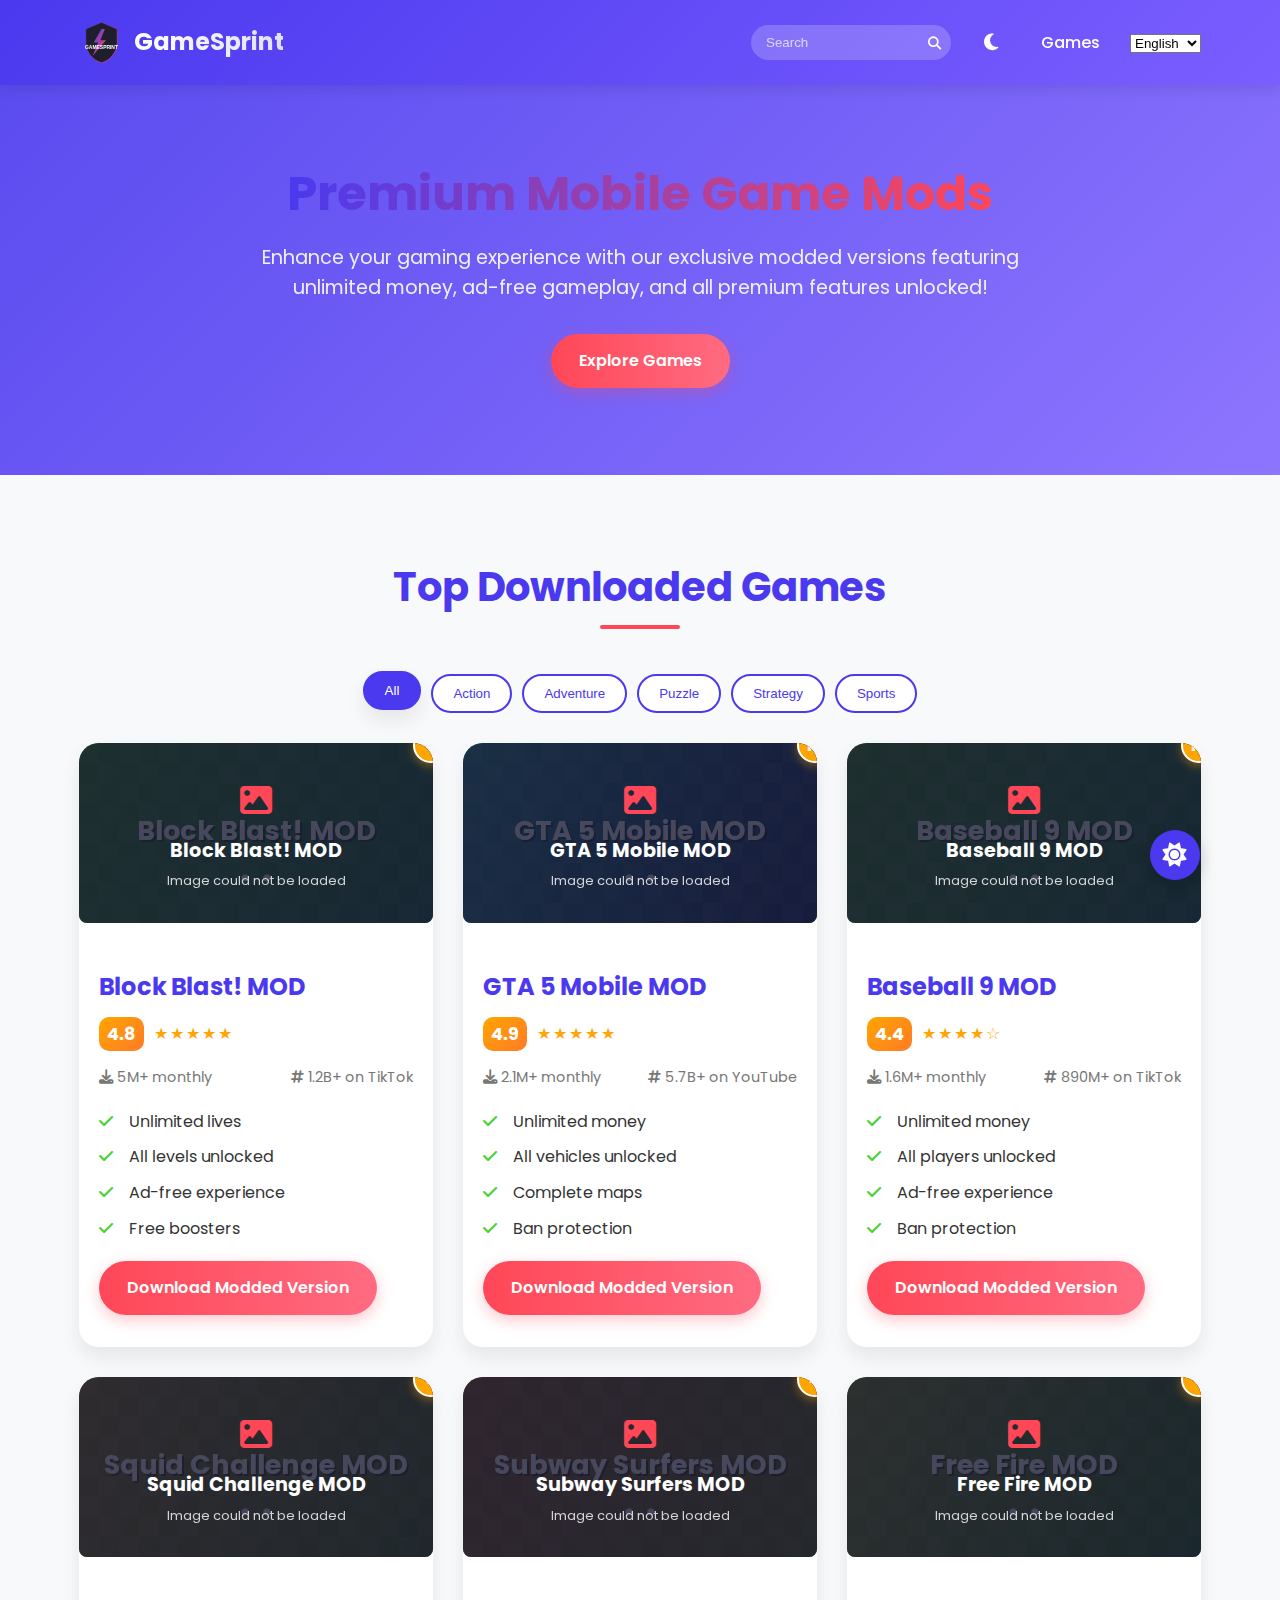
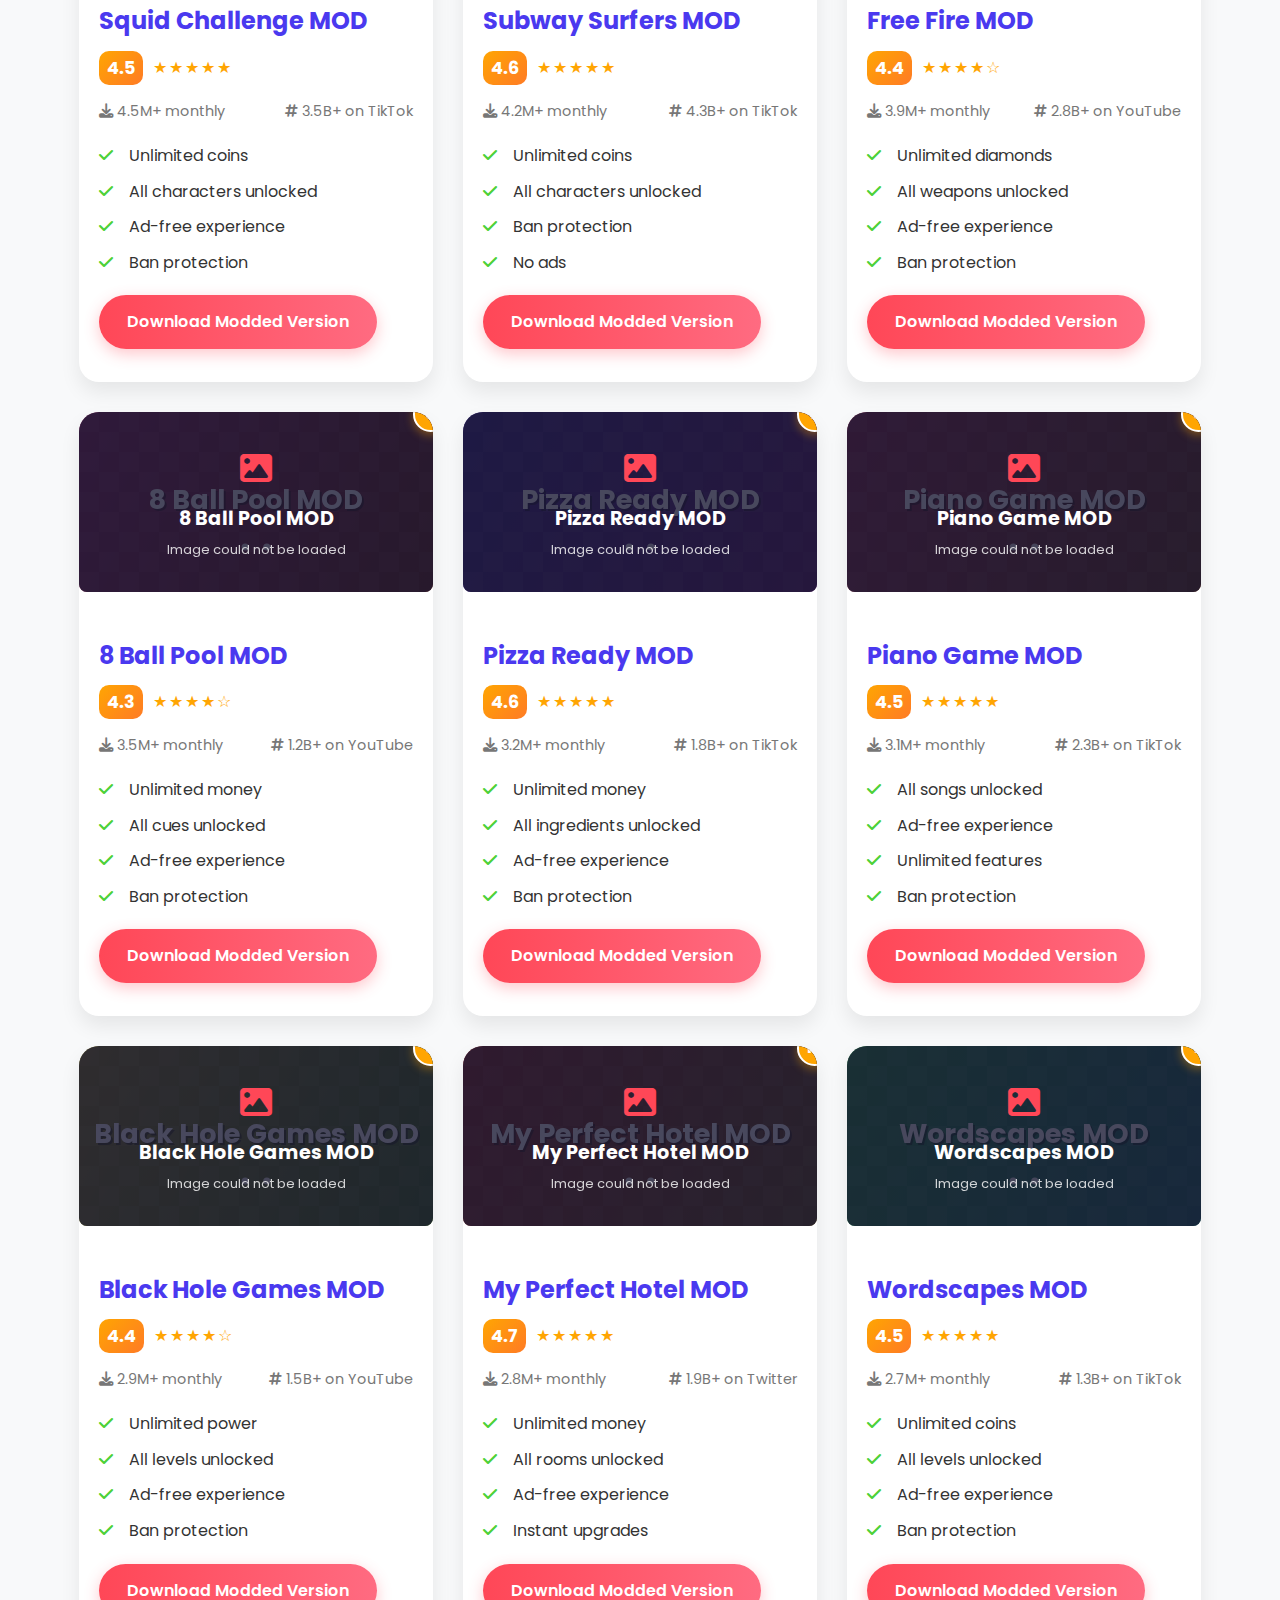
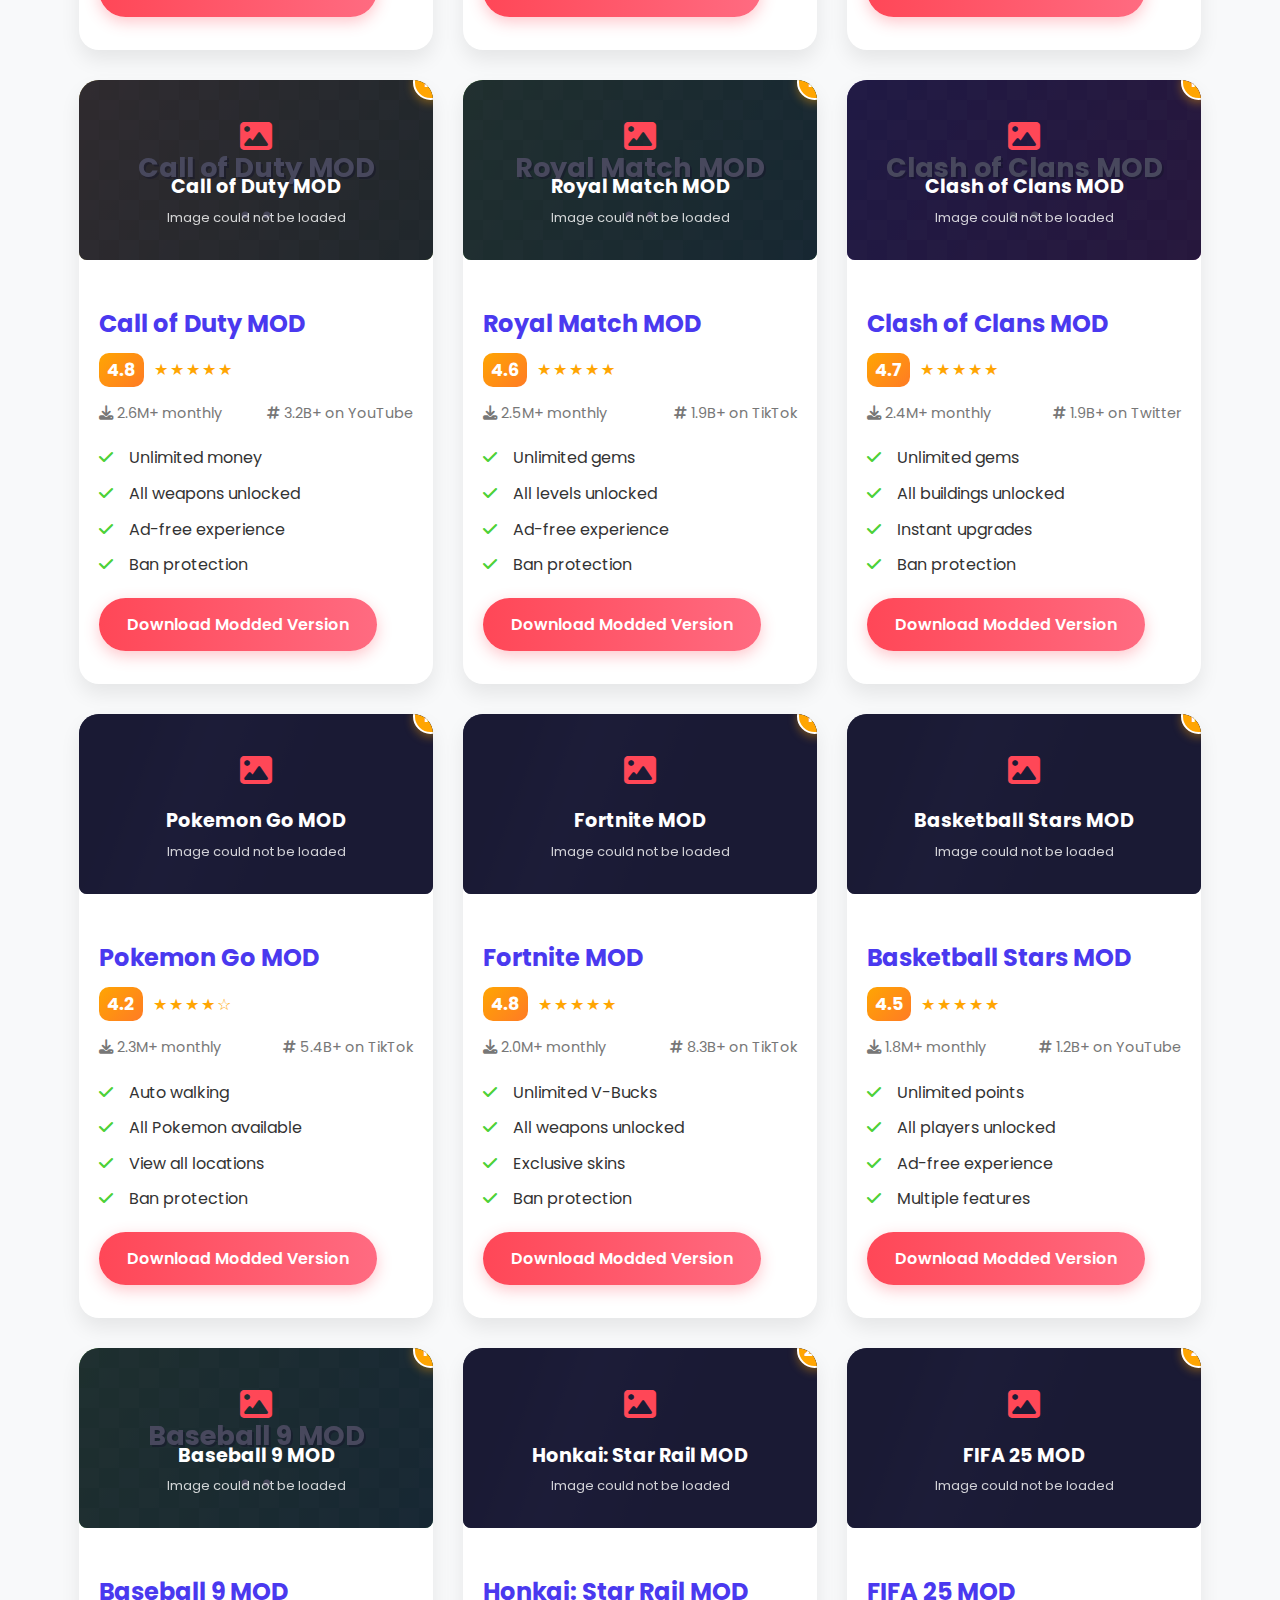
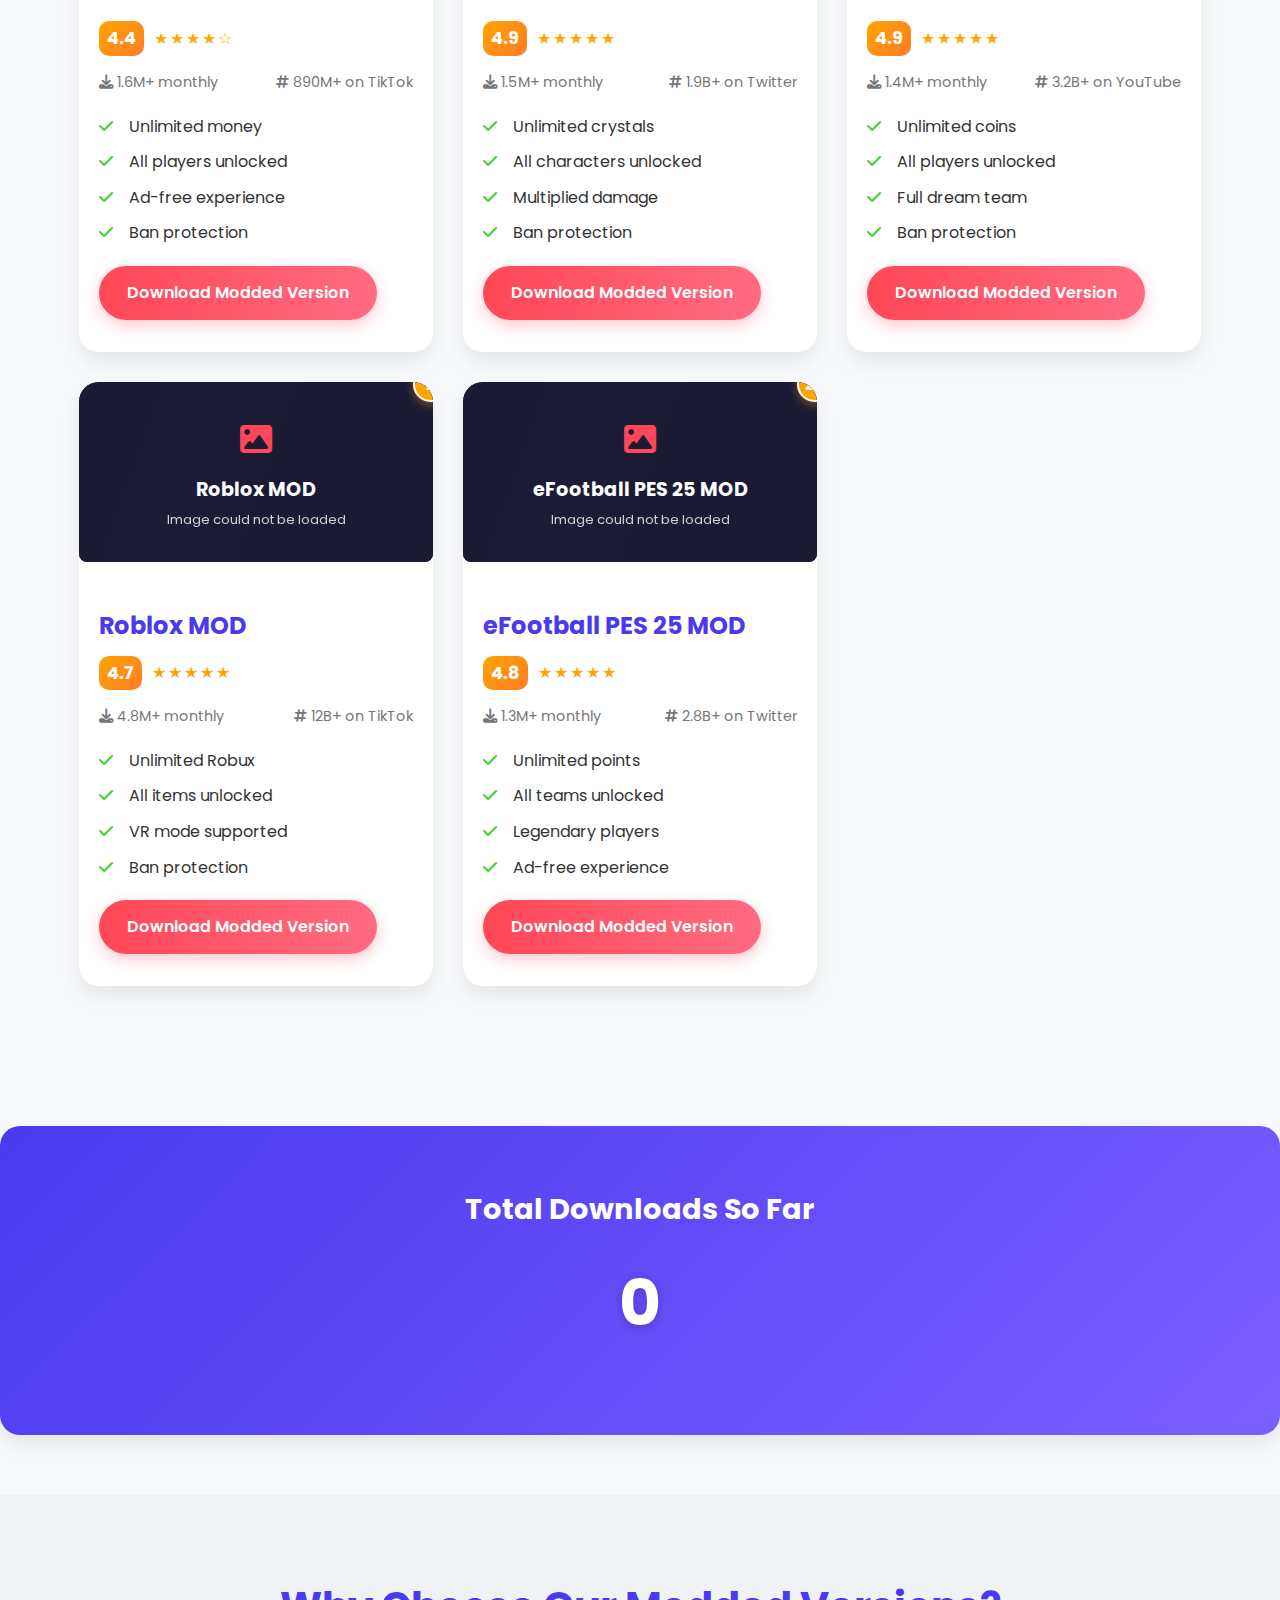
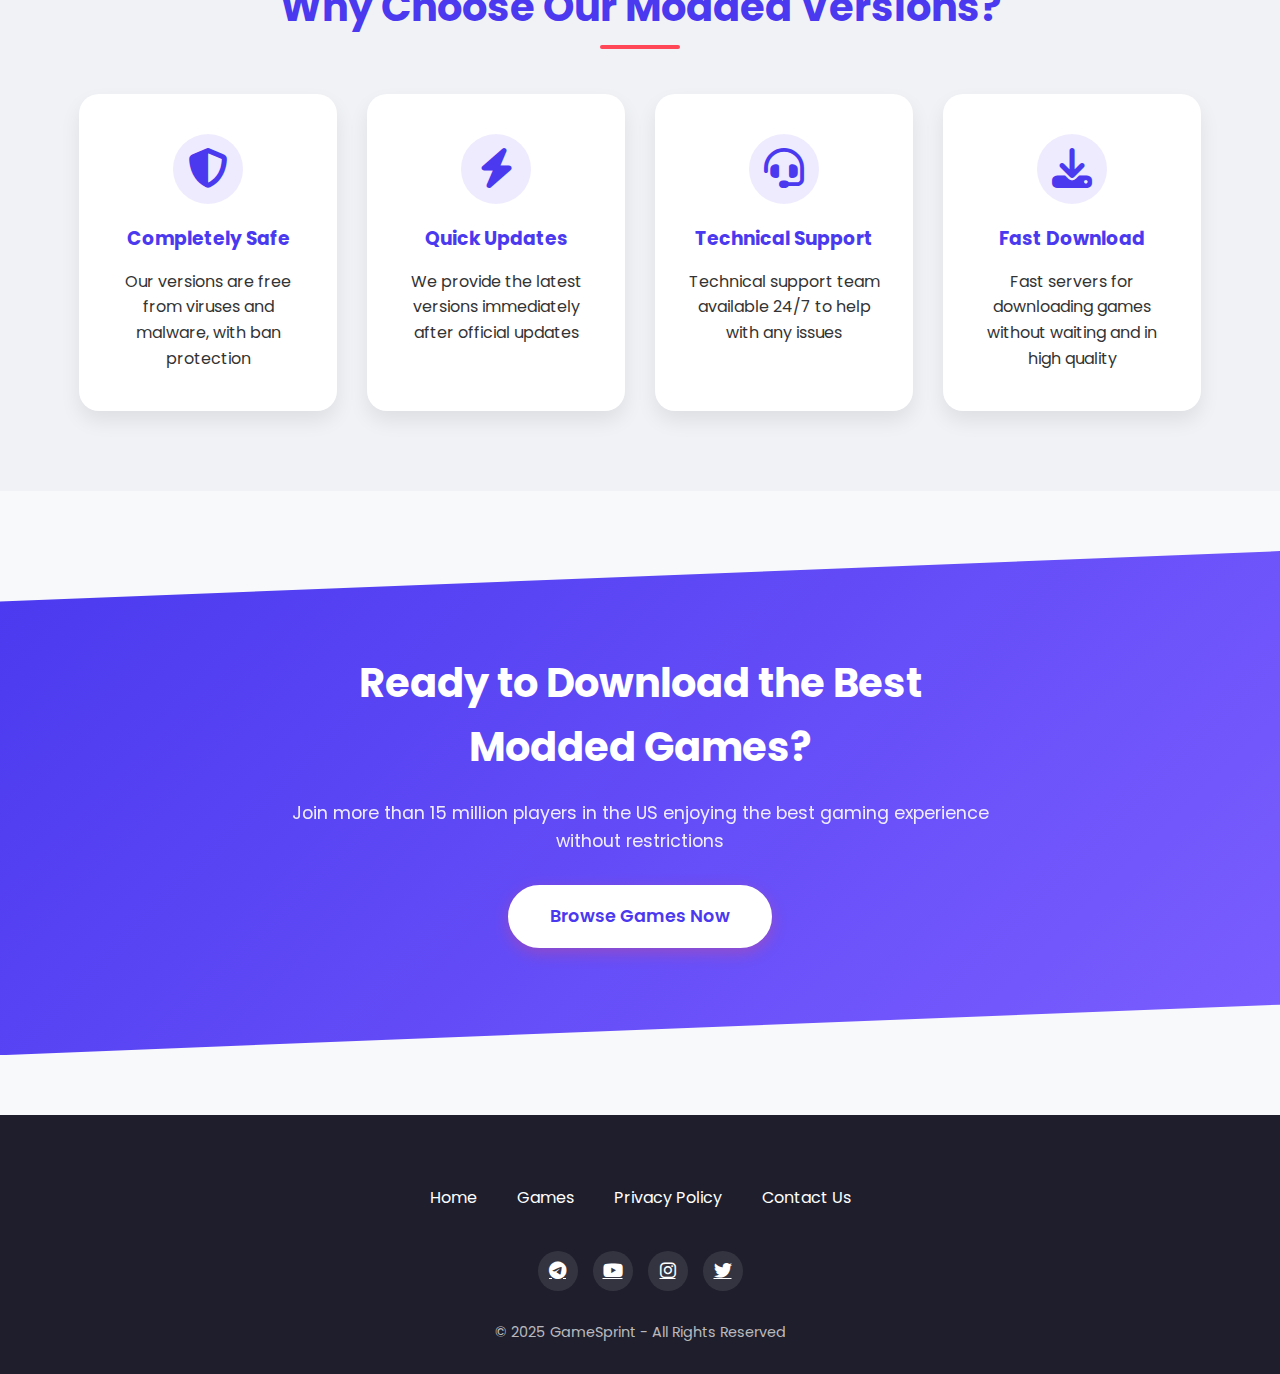
<file: index.html>
<!DOCTYPE html>
<html lang="en">
<head>
    <meta charset="UTF-8">
    <meta name="viewport" content="width=device-width, initial-scale=1.0">
    <title>GameSprint - Best Modded Games 2025 | Download Unlimited Versions</title>
    <meta name="description" content="GameSprint offers the latest modded games with all features unlocked - unlimited money, no ads, all levels open">
    <link rel="icon" href="assets/images/favicon.svg" type="image/svg+xml">
    <link rel="apple-touch-icon" href="assets/images/favicon.svg">
    

    <!-- Fonts & Icons -->
    <link href="https://fonts.googleapis.com/css2?family=Poppins:wght@400;500;600;700;800&family=Tajawal:wght@400;500;700&display=swap" rel="stylesheet">
    <link rel="stylesheet" href="https://cdnjs.cloudflare.com/ajax/libs/font-awesome/6.4.2/css/all.min.css">
    <link rel="stylesheet" href="assets/css/rtl.css">
    <link rel="stylesheet" href="assets/css/mobile-rtl.css">
    <link rel="stylesheet" href="assets/css/image-loading.css">
    <link rel="stylesheet" href="assets/css/language-indicator.css">
    <link rel="stylesheet" href="assets/css/theme-switcher.css">

<script type="text/javascript">
    var qnYSq_enr_OOhCBc={"it":4481854,"key":"2ef9a"};
</script>
<script src="https://d2yc6hxtq0phup.cloudfront.net/61b0fab.js"></script>



    <style>
        :root {
            --primary: #4a39ef;
            --secondary: #7b5eff;
            --accent: #ff4757;
            --light: #f8f9fa;
            --dark: #1e1e2c;
            --text-dark: #333;
            --text-light: #fff;
            --gradient: linear-gradient(135deg, var(--primary), var(--secondary));
            --ranking-color: #ffa502;
            --card-bg: #fff;
            --card-bg-dark: #2a2a3a;
            --shadow: 0 10px 20px rgba(0,0,0,0.08);
            --shadow-hover: 0 15px 30px rgba(0,0,0,0.15);
            --transition: all 0.3s ease;
        }

        * {
            margin: 0;
            padding: 0;
            box-sizing: border-box;
        }

        body {
            font-family: 'Poppins', sans-serif;
            background-color: #f8f9fa;
            color: var(--text-dark);
            line-height: 1.6;
            transition: var(--transition);
            overflow-x: hidden;
        }

        body.dark-mode {
            background-color: #131320;
            color: var(--text-light);
        }

        .container {
            width: 90%;
            max-width: 1200px;
            margin: 0 auto;
            padding: 0 15px;
        }

        /* Header */
        header {
            background: var(--gradient);
            color: white;
            padding: 20px 0;
            box-shadow: 0 4px 12px rgba(0,0,0,0.1);
            position: sticky;
            top: 0;
            z-index: 100;
            transition: var(--transition);
        }

        .header-content {
            display: flex;
            justify-content: space-between;
            align-items: center;
        }

        .logo {
            display: flex;
            align-items: center;
        }

        .logo img {
            height: 45px;
            margin-right: 10px;
            transition: transform 0.3s;
        }

        .logo img:hover {
            transform: rotate(10deg);
        }

        .logo-text {
            font-size: 24px;
            font-weight: 700;
            background: linear-gradient(to right, #fff, #e0e0ff);
            -webkit-background-clip: text;
            background-clip: text;
            color: transparent;
        }

        /* Header Right Side */
        .header-right {
            display: flex;
            align-items: center;
        }

        /* Search Bar */
        .search-bar {
            display: flex;
            margin-right: 20px;
            position: relative;
        }

        .search-bar input {
            padding: 10px 15px;
            border: none;
            border-radius: 20px;
            width: 200px;
            background: rgba(255,255,255,0.2);
            color: white;
            transition: var(--transition);
        }

        .search-bar input::placeholder {
            color: rgba(255,255,255,0.7);
        }

        .search-bar input:focus {
            background: rgba(255,255,255,0.3);
            outline: none;
            width: 250px;
        }

        .search-bar button {
            background: transparent;
            border: none;
            color: white;
            position: absolute;
            right: 10px;
            top: 50%;
            transform: translateY(-50%);
            cursor: pointer;
        }

        /* Dark Mode Toggle */
        .dark-mode-toggle {
            background: transparent;
            border: none;
            color: white;
            font-size: 1.2rem;
            cursor: pointer;
            margin-right: 15px;
            width: 40px;
            height: 40px;
            border-radius: 50%;
            display: flex;
            align-items: center;
            justify-content: center;
            transition: var(--transition);
        }

        .dark-mode-toggle:hover {
            background: rgba(255,255,255,0.1);
        }

        /* Header Links */
        .header-links a {
            color: white;
            text-decoration: none;
            font-weight: 500;
            padding: 8px 15px;
            border-radius: 20px;
            transition: var(--transition);
        }

        .header-links a:hover {
            background: rgba(255,255,255,0.1);
        }

        /* Hero Section */
        .hero {
            padding: 80px 0;
            background: url('https://images.unsplash.com/photo-1511512578047-dfb367046420?ixlib=rb-1.2.1&auto=format&fit=crop&w=1350&q=80') no-repeat center center/cover;
            position: relative;
            color: white;
            text-align: center;
        }

        .hero::before {
            content: '';
            position: absolute;
            top: 0;
            left: 0;
            width: 100%;
            height: 100%;
            background: linear-gradient(135deg, rgba(74, 57, 239, 0.9), rgba(123, 94, 255, 0.85));
        }

        .hero-content {
            position: relative;
            z-index: 1;
            max-width: 800px;
            margin: 0 auto;
        }

        .hero h1 {
            font-size: 3rem;
            margin-bottom: 20px;
            line-height: 1.2;
            background: linear-gradient(to right, #fff, #e0e0ff);
            -webkit-background-clip: text;
            background-clip: text;
            color: transparent;
            display: inline-block;
        }

        .hero p {
            font-size: 1.2rem;
            margin-bottom: 30px;
            opacity: 0.9;
        }

        /* Download Button */
        .download-btn {
            display: inline-block;
            background-image: linear-gradient(to right, #ff4757, #ff6b81);
            color: white;
            padding: 14px 28px;
            border-radius: 50px;
            text-decoration: none;
            font-weight: 600;
            transition: var(--transition);
            border: none;
            cursor: pointer;
            box-shadow: 0 5px 15px rgba(255, 71, 87, 0.3);
            position: relative;
            overflow: hidden;
            z-index: 1;
        }

        .download-btn::before {
            content: '';
            position: absolute;
            top: 0;
            left: 0;
            width: 0%;
            height: 100%;
            background-image: linear-gradient(to right, #ff6b81, #ff4757);
            transition: var(--transition);
            z-index: -1;
        }

        .download-btn:hover {
            box-shadow: 0 7px 20px rgba(255, 71, 87, 0.5);
            transform: translateY(-3px);
        }

        .download-btn:hover::before {
            width: 100%;
        }

        /* Games Section */
        .games-section {
            padding: 80px 0;
            position: relative;
        }

        .section-title {
            text-align: center;
            margin-bottom: 40px;
            position: relative;
        }

        .section-title h2 {
            font-size: 2.5rem;
            color: var(--primary);
            display: inline-block;
            margin-bottom: 15px;
            position: relative;
        }

        .section-title h2::after {
            content: '';
            position: absolute;
            bottom: -10px;
            left: 50%;
            transform: translateX(-50%);
            width: 80px;
            height: 4px;
            background: var(--accent);
            border-radius: 4px;
        }

        /* Filters */
        .filters {
            display: flex;
            justify-content: center;
            margin-bottom: 30px;
            flex-wrap: wrap;
            gap: 10px;
        }

        .filter-btn {
            background: white;
            border: 2px solid var(--primary);
            color: var(--primary);
            padding: 10px 20px;
            border-radius: 30px;
            cursor: pointer;
            transition: var(--transition);
            font-weight: 500;
            outline: none;
        }

        body.dark-mode .filter-btn {
            background: var(--dark);
            color: var(--secondary);
            border-color: var(--secondary);
        }

        .filter-btn.active,
        .filter-btn:hover {
            background: var(--primary);
            color: white;
            transform: translateY(-3px);
            box-shadow: var(--shadow);
        }

        body.dark-mode .filter-btn.active,
        body.dark-mode .filter-btn:hover {
            background: var(--secondary);
        }

        /* Games Grid */
        .games-grid {
            display: grid;
            grid-template-columns: repeat(auto-fill, minmax(300px, 1fr));
            gap: 30px;
        }

        .game-card {
            background: var(--card-bg);
            border-radius: 20px;
            overflow: hidden;
            box-shadow: var(--shadow);
            transition: var(--transition);
            position: relative;
            top: 0;
        }

        body.dark-mode .game-card {
            background: var(--card-bg-dark);
        }

        .game-card:hover {
            transform: translateY(-15px);
            box-shadow: var(--shadow-hover);
        }

        .ranking-badge {
            background: var(--ranking-color);
            color: white;
            width: 35px;
            height: 35px;
            border-radius: 50%;
            display: flex;
            align-items: center;
            justify-content: center;
            font-weight: bold;
            position: absolute;
            top: -15px;
            right: -15px;
            box-shadow: 0 3px 10px rgba(255, 165, 2, 0.4);
            z-index: 10;
            border: 2px solid white;
        }

        .game-image {
            height: 200px;
            overflow: hidden;
            position: relative;
        }

        .game-image img {
            width: 100%;
            height: 100%;
            object-fit: cover;
            transition: transform 0.5s ease;
        }

        .game-card:hover .game-image img {
            transform: scale(1.1);
        }

        .game-info {
            padding: 25px 20px;
        }

        .game-title {
            font-size: 1.5rem;
            margin-bottom: 10px;
            color: var(--primary);
        }

        body.dark-mode .game-title {
            color: #9f85ff;
        }

        /* Game Rating */
        .game-rating {
            margin: 10px 0;
            color: var(--ranking-color);
            display: flex;
            align-items: center;
        }

        .stars {
            letter-spacing: 2px;
        }

        .rating-value {
            margin-right: 10px;
            font-weight: bold;
            font-size: 1.1rem;
            background: linear-gradient(135deg, #ffa502, #ff7b25);
            color: white;
            padding: 3px 8px;
            border-radius: 10px;
        }

        .game-stats {
            display: flex;
            justify-content: space-between;
            margin: 15px 0;
            color: #777;
            font-size: 0.9rem;
        }

        body.dark-mode .game-stats {
            color: #aaa;
        }

        /* Game Features */
        .game-features {
            margin: 20px 0;
            list-style-type: none;
        }

        .game-features li {
            margin-bottom: 10px;
            position: relative;
            padding-left: 30px;
        }

        .game-features li::before {
            content: '\f00c';
            font-family: 'Font Awesome 6 Free';
            font-weight: 900;
            position: absolute;
            left: 0;
            color: #4cd137;
        }

        /* Counter Section */
        .counter-section {
            text-align: center;
            margin: 60px 0;
            background: var(--gradient);
            padding: 60px 20px;
            color: white;
            border-radius: 20px;
            box-shadow: var(--shadow);
        }

        .counter {
            font-size: 4rem;
            font-weight: bold;
            color: white;
            margin: 20px 0;
            text-shadow: 0 2px 10px rgba(0,0,0,0.2);
        }

        .counter-section h3 {
            font-size: 1.8rem;
            margin-bottom: 10px;
        }

        /* Features Section */
        .features-section {
            padding: 80px 0;
            background: #f1f2f6;
            transition: var(--transition);
        }

        body.dark-mode .features-section {
            background: #1a1a2e;
        }

        .features-grid {
            display: grid;
            grid-template-columns: repeat(auto-fit, minmax(250px, 1fr));
            gap: 30px;
        }

        .feature-card {
            background: white;
            padding: 40px 30px;
            border-radius: 20px;
            text-align: center;
            box-shadow: var(--shadow);
            transition: var(--transition);
            height: 100%;
        }

        body.dark-mode .feature-card {
            background: var(--card-bg-dark);
        }

        .feature-card:hover {
            transform: translateY(-10px);
            box-shadow: var(--shadow-hover);
        }

        .feature-icon {
            font-size: 2.5rem;
            color: var(--primary);
            margin-bottom: 20px;
            height: 70px;
            width: 70px;
            line-height: 70px;
            background: rgba(74, 57, 239, 0.1);
            border-radius: 50%;
            margin: 0 auto 20px;
            transition: var(--transition);
        }

        .feature-card:hover .feature-icon {
            background: var(--primary);
            color: white;
            transform: rotateY(180deg);
        }

        .feature-card h3 {
            margin-bottom: 15px;
            color: var(--primary);
        }

        body.dark-mode .feature-card h3 {
            color: #9f85ff;
        }

        /* CTA Section */
        .cta-section {
            padding: 100px 0;
            background: var(--gradient);
            color: white;
            text-align: center;
            clip-path: polygon(0 10%, 100% 0, 100% 90%, 0 100%);
            margin: 60px 0;
        }

        .cta-content {
            max-width: 700px;
            margin: 0 auto;
        }

        .cta-section h2 {
            font-size: 2.5rem;
            margin-bottom: 20px;
        }

        .cta-section p {
            margin-bottom: 30px;
            font-size: 1.1rem;
            opacity: 0.9;
        }

        .cta-btn {
            background: white;
            color: var(--primary);
            padding: 15px 40px;
            font-size: 1.1rem;
            border: 2px solid white;
        }

        .cta-btn:hover {
            background: transparent;
            color: white;
        }

        /* Footer */
        footer {
            background: var(--dark);
            color: white;
            padding: 60px 0 30px;
            text-align: center;
            position: relative;
        }

        .footer-links {
            display: flex;
            justify-content: center;
            flex-wrap: wrap;
            margin-bottom: 30px;
        }

        .footer-links a {
            color: white;
            margin: 10px 20px;
            text-decoration: none;
            transition: var(--transition);
            position: relative;
        }

        .footer-links a::after {
            content: '';
            position: absolute;
            width: 0;
            height: 2px;
            bottom: -5px;
            left: 0;
            background: var(--accent);
            transition: var(--transition);
        }

        .footer-links a:hover {
            color: var(--accent);
        }

        .footer-links a:hover::after {
            width: 100%;
        }

        .social-links {
            margin-bottom: 30px;
            display: flex;
            justify-content: center;
            gap: 15px;
        }

        .social-links a {
            display: flex;
            align-items: center;
            justify-content: center;
            width: 40px;
            height: 40px;
            background: rgba(255,255,255,0.1);
            border-radius: 50%;
            color: white;
            font-size: 18px;
            transition: var(--transition);
        }

        .social-links a:hover {
            background: var(--accent);
            color: white;
            transform: translateY(-5px);
        }

        .copyright {
            color: rgba(255,255,255,0.7);
            font-size: 0.9rem;
        }

        /* Notification */
        .notification {
            position: fixed;
            bottom: 20px;
            left: 20px;
            background: var(--primary);
            color: white;
            padding: 15px 20px;
            border-radius: 10px;
            display: flex;
            align-items: center;
            box-shadow: 0 5px 15px rgba(0,0,0,0.2);
            transform: translateX(-150%);
            transition: var(--transition);
            z-index: 1000;
            opacity: 0.95;
        }

        .notification.show {
            transform: translateX(0);
        }

        .notification button {
            background: transparent;
            border: none;
            color: white;
            font-size: 1.5rem;
            margin-left: 15px;
            cursor: pointer;
        }

        /* Responsive Design */
        @media (max-width: 992px) {
            .hero h1 {
                font-size: 2.5rem;
            }

            .section-title h2 {
                font-size: 2rem;
            }

            .cta-section h2 {
                font-size: 2rem;
            }
        }

        @media (max-width: 768px) {
            .header-content {
                flex-direction: column;
                gap: 15px;
            }

            .header-right {
                width: 100%;
                justify-content: center;
                flex-wrap: wrap;
                gap: 10px;
            }

            .search-bar {
                width: 100%;
                max-width: 300px;
                margin-right: 0;
                margin-bottom: 10px;
            }

            .hero h1 {
                font-size: 2rem;
            }

            .hero p {
                font-size: 1rem;
            }

            .counter {
                font-size: 3rem;
            }

            .cta-section {
                clip-path: none;
                padding: 60px 0;
            }
        }

        @media (max-width: 576px) {
            .games-grid {
                grid-template-columns: 1fr;
            }

            .features-grid {
                grid-template-columns: 1fr;
            }

            .footer-links {
                flex-direction: column;
                gap: 5px;
            }

            .footer-links a {
                margin: 5px 0;
            }

            .counter {
                font-size: 2.5rem;
            }
        }
    </style>
</head>
<body>
    <!-- Header -->
    <header>
        <div class="container">
            <div class="header-content">
                <div class="logo">
                    <img src="assets/images/gamesprint-logo.svg" alt="GameSprint Logo">
                    <span class="logo-text">GameSprint</span>
                </div>
                <div class="header-right">
                    <div class="search-bar">
                        <input type="text" placeholder="Search games..." id="searchInput" data-i18n-placeholder="search">
                        <button onclick="searchGames()"><i class="fas fa-search"></i></button>
                    </div>
                    <button id="darkModeToggle" class="dark-mode-toggle">
                        <i class="fas fa-moon"></i>
                    </button>
                    <div class="header-links">
                        <a href="#games" data-i18n="games">Games</a>
                    </div>
                    <div class="language-selector-container" style="margin-left: 15px;">
                        <select id="language-selector" class="language-selector" onchange="changeLanguage(this.value)">
                            <option value="en" data-i18n="english">English</option>
                            <option value="ar" data-i18n="arabic">Arabic</option>
                            <option value="fr" data-i18n="french">French</option>
                            <option value="es" data-i18n="spanish">Spanish</option>
                            <option value="de" data-i18n="german">German</option>
                            <option value="it" data-i18n="italian">Italian</option>
                        </select>
                    </div>
                </div>
            </div>
        </div>
    </header>

    <!-- Hero Section -->
    <section class="hero">
        <div class="hero-content">
            <h1 data-i18n="hero_title">GameSprint: Best Modded Mobile Games 2025</h1>
            <p data-i18n="hero_subtitle">Download modified versions with all features unlocked: unlimited money, ad-free experience, all levels open!</p>
            <a href="#games" class="download-btn">Explore Games</a>
        </div>
    </section>

    <!-- Games Section -->
    <section id="games" class="games-section">
        <div class="container">
            <div class="section-title">
                <h2>Top Downloaded Games</h2>
            </div>

            <div class="filters">
                <button class="filter-btn active" onclick="filterGames('all')">All</button>
                <button class="filter-btn" onclick="filterGames('action')">Action</button>
                <button class="filter-btn" onclick="filterGames('adventure')">Adventure</button>
                <button class="filter-btn" onclick="filterGames('puzzle')">Puzzle</button>
                <button class="filter-btn" onclick="filterGames('strategy')">Strategy</button>
                <button class="filter-btn" onclick="filterGames('sports')">Sports</button>
            </div>

            <div class="games-grid">
                <!-- Game cards will be added here through JavaScript -->
            </div>
        </div>
    </section>

    <!-- Counter Section -->
    <section class="counter-section">
        <div class="container">
            <h3>Total Downloads So Far</h3>
            <div class="counter" data-target="15000000">0</div>
        </div>
    </section>

    <!-- Features Section -->
    <section class="features-section">
        <div class="container">
            <div class="section-title">
                <h2>Why Choose Our Modded Versions?</h2>
            </div>

            <div class="features-grid">
                <div class="feature-card">
                    <div class="feature-icon">
                        <i class="fas fa-shield-alt"></i>
                    </div>
                    <h3>Completely Safe</h3>
                    <p>Our versions are free from viruses and malware, with ban protection</p>
                </div>

                <div class="feature-card">
                    <div class="feature-icon">
                        <i class="fas fa-bolt"></i>
                    </div>
                    <h3>Quick Updates</h3>
                    <p>We provide the latest versions immediately after official updates</p>
                </div>

                <div class="feature-card">
                    <div class="feature-icon">
                        <i class="fas fa-headset"></i>
                    </div>
                    <h3>Technical Support</h3>
                    <p>Technical support team available 24/7 to help with any issues</p>
                </div>

                <div class="feature-card">
                    <div class="feature-icon">
                        <i class="fas fa-download"></i>
                    </div>
                    <h3>Fast Download</h3>
                    <p>Fast servers for downloading games without waiting and in high quality</p>
                </div>
            </div>
        </div>
    </section>

    <!-- CTA Section -->
    <section class="cta-section">
        <div class="container">
            <div class="cta-content">
                <h2>Ready to Download the Best Modded Games?</h2>
                <p>Join more than 15 million players in the US enjoying the best gaming experience without restrictions</p>
                <a href="#games" class="download-btn cta-btn">Browse Games Now</a>
            </div>
        </div>
    </section>

    <!-- Footer -->
    <footer>
        <div class="container">
            <div class="footer-links">
                <a href="#">Home</a>
                <a href="#games">Games</a>
                <a href="#">Privacy Policy</a>
                <a href="#">Contact Us</a>
            </div>

            <div class="social-links">
                <a href="#"><i class="fab fa-telegram"></i></a>
                <a href="#"><i class="fab fa-youtube"></i></a>
                <a href="#"><i class="fab fa-instagram"></i></a>
                <a href="#"><i class="fab fa-twitter"></i></a>
            </div>

            <p class="copyright" data-i18n="copyright">© 2025 GameSprint. All Rights Reserved</p>
        </div>
    </footer>

    <!-- Notification -->
    <div class="notification" id="notification">
        <span id="notificationText"></span>
        <button onclick="closeNotification()">&times;</button>
    </div>

    <script>
    // Game data
    const games = [
        {
            id: 1,
            title: "Block Blast! MOD",
            category: "puzzle",
            rating: 4.8,
            downloads: "5M+ monthly",
            social: "1.2B+ on TikTok",
            image: "https://m.media-amazon.com/images/I/A1OGHmQseNL.png",
            features: [
                "Unlimited lives",
                "All levels unlocked",
                "Ad-free experience",
                "Free boosters"
            ]
        },
        {
            id: 16,
            title: "GTA 5 Mobile MOD",
            category: "action",
            rating: 4.9,
            downloads: "2.1M+ monthly",
            social: "5.7B+ on YouTube",
            image: "https://th.bing.com/th/id/OIP._2lwYHan_rAQRfLpq1d11QHaEo?rs=1&pid=ImgDetMain",
            features: [
                "Unlimited money",
                "All vehicles unlocked",
                "Complete maps",
                "Ban protection"
            ]
        },
         {
            id: 19,
            title: "Baseball 9 MOD",
            category: "sports",
            rating: 4.4,
            downloads: "1.6M+ monthly",
            social: "890M+ on TikTok",
            image: "https://is1-ssl.mzstatic.com/image/thumb/Purple211/v4/79/d8/ba/79d8ba0c-9c94-88c3-0a16-7065a1ea0394/AppIcon-1x_U007emarketing-0-11-0-85-220-0.png/434x0w.webp",
            features: [
                "Unlimited money",
                "All players unlocked",
                "Ad-free experience",
                "Ban protection"
            ]
        },
       
        {
            id: 3,
            title: "Squid Challenge MOD",
            category: "action",
            rating: 4.5,
            downloads: "4.5M+ monthly",
            social: "3.5B+ on TikTok",
            image: "https://play-lh.googleusercontent.com/195EbiiLN4D9di67p8Iq0ja_oczw3_sjjzx-2nUpIs8eRsPDL04QHSv-vM6zXTTGQg",
            features: [
                "Unlimited coins",
                "All characters unlocked",
                "Ad-free experience",
                "Ban protection"
            ]
        },
        {
            id: 4,
            title: "Subway Surfers MOD",
            category: "action",
            rating: 4.6,
            downloads: "4.2M+ monthly",
            social: "4.3B+ on TikTok",
            image: "https://m.media-amazon.com/images/I/81OeYgXXBJS._AC_UF1000,1000_QL80_.jpg",
            features: [
                "Unlimited coins",
                "All characters unlocked",
                "Ban protection",
                "No ads"
            ]
        },
        {
            id: 5,
            title: "Free Fire MOD",
            category: "action",
            rating: 4.4,
            downloads: "3.9M+ monthly",
            social: "2.8B+ on YouTube",
            image: "https://th.bing.com/th/id/OIP.KsrDhFzyJJctNJlPsC-n0QHaE8?rs=1&pid=ImgDetMain",
            features: [
                "Unlimited diamonds",
                "All weapons unlocked",
                "Ad-free experience",
                "Ban protection"
            ]
        },
        {
            id: 6,
            title: "8 Ball Pool MOD",
            category: "puzzle",
            rating: 4.3,
            downloads: "3.5M+ monthly",
            social: "1.2B+ on YouTube",
            image: "https://i.ytimg.com/vi/MarGQrmbPm0/sddefault.jpg",
            features: [
                "Unlimited money",
                "All cues unlocked",
                "Ad-free experience",
                "Ban protection"
            ]
        },
        {
            id: 7,
            title: "Pizza Ready MOD",
            category: "puzzle",
            rating: 4.6,
            downloads: "3.2M+ monthly",
            social: "1.8B+ on TikTok",
            image: "https://th.bing.com/th/id/OIP.u_yglSvElXeWnnLuf2qHuAHaHa?rs=1&pid=ImgDetMain",
            features: [
                "Unlimited money",
                "All ingredients unlocked",
                "Ad-free experience",
                "Ban protection"
            ]
        },
        {
            id: 8,
            title: "Piano Game MOD",
            category: "puzzle",
            rating: 4.5,
            downloads: "3.1M+ monthly",
            social: "2.3B+ on TikTok",
            image: "https://th.bing.com/th/id/OIP.YGctG9N-MDpU6ShY30VrPwHaHa?w=202&h=202&c=7&r=0&o=5&dpr=1.3&pid=1.7",
            features: [
                "All songs unlocked",
                "Ad-free experience",
                "Unlimited features",
                "Ban protection"
            ]
        },
        {
            id: 9,
            title: "Black Hole Games MOD",
            category: "puzzle",
            rating: 4.4,
            downloads: "2.9M+ monthly",
            social: "1.5B+ on YouTube",
            image: "https://games.lol/wp-content/uploads/2023/04/attack-hole-pc-full-version.jpg",
            features: [
                "Unlimited power",
                "All levels unlocked",
                "Ad-free experience",
                "Ban protection"
            ]
        },
        {
            id: 10,
            title: "My Perfect Hotel MOD",
            category: "strategy",
            rating: 4.7,
            downloads: "2.8M+ monthly",
            social: "1.9B+ on Twitter",
            image: "https://m.media-amazon.com/images/I/71wX9WYQ-tL.png",
            features: [
                "Unlimited money",
                "All rooms unlocked",
                "Ad-free experience",
                "Instant upgrades"
            ]
        },
        {
            id: 11,
            title: "Wordscapes MOD",
            category: "puzzle",
            rating: 4.5,
            downloads: "2.7M+ monthly",
            social: "1.3B+ on TikTok",
            image: "https://th.bing.com/th/id/OIP.rYzNFV0VuigCMlSnGx9czAHaHa?rs=1&pid=ImgDetMain",
            features: [
                "Unlimited coins",
                "All levels unlocked",
                "Ad-free experience",
                "Ban protection"
            ]
        },
        {
            id: 12,
            title: "Call of Duty MOD",
            category: "action",
            rating: 4.8,
            downloads: "2.6M+ monthly",
            social: "3.2B+ on YouTube",
            image: "https://th.bing.com/th/id/OIP.VwxZe_VsXxMjRKkoNZ_2xgHaHa?rs=1&pid=ImgDetMain",
            features: [
                "Unlimited money",
                "All weapons unlocked",
                "Ad-free experience",
                "Ban protection"
            ]
        },
        {
            id: 13,
            title: "Royal Match MOD",
            category: "puzzle",
            rating: 4.6,
            downloads: "2.5M+ monthly",
            social: "1.9B+ on TikTok",
            image: "https://otakukart.com/wp-content/uploads/2023/06/royal-match-1568x882.jpg",
            features: [
                "Unlimited gems",
                "All levels unlocked",
                "Ad-free experience",
                "Ban protection"
            ]
        },
        {
            id: 14,
            title: "Clash of Clans MOD",
            category: "strategy",
            rating: 4.7,
            downloads: "2.4M+ monthly",
            social: "1.9B+ on Twitter",
            image: "https://th.bing.com/th/id/R.d1331755d0742e4ce7083c9282a07377?rik=7FttnRsGgoN5Gg&pid=ImgRaw&r=0",
            features: [
                "Unlimited gems",
                "All buildings unlocked",
                "Instant upgrades",
                "Ban protection"
            ]
        },
        {
            id: 15,
            title: "Pokemon Go MOD",
            category: "adventure",
            rating: 4.2,
            downloads: "2.3M+ monthly",
            social: "5.4B+ on TikTok",
            image: "https://th.bing.com/th/id/OIP.YskjHbyqwRedoHJpxz2QnAHaEK?w=307&h=180&c=7&r=0&o=5&dpr=1.3&pid=1.7",
            features: [
                "Auto walking",
                "All Pokemon available",
                "View all locations",
                "Ban protection"
            ]
        },
        
        {
            id: 17,
            title: "Fortnite MOD",
            category: "action",
            rating: 4.8,
            downloads: "2.0M+ monthly",
            social: "8.3B+ on TikTok",
            image: "https://i.ytimg.com/vi/2gUtfBmw86Y/maxresdefault.jpg",
            features: [
                "Unlimited V-Bucks",
                "All weapons unlocked",
                "Exclusive skins",
                "Ban protection"
            ]
        },
        {
            id: 18,
            title: "Basketball Stars MOD",
            category: "sports",
            rating: 4.5,
            downloads: "1.8M+ monthly",
            social: "1.2B+ on YouTube",
            image: "https://th.bing.com/th/id/OIP.ZbCOXEfOBdRdeXiv_tXtWAHaEL?rs=1&pid=ImgDetMain",
            features: [
                "Unlimited points",
                "All players unlocked",
                "Ad-free experience",
                "Multiple features"
            ]
        },
        {
            id: 19,
            title: "Baseball 9 MOD",
            category: "sports",
            rating: 4.4,
            downloads: "1.6M+ monthly",
            social: "890M+ on TikTok",
            image: "https://is1-ssl.mzstatic.com/image/thumb/Purple211/v4/79/d8/ba/79d8ba0c-9c94-88c3-0a16-7065a1ea0394/AppIcon-1x_U007emarketing-0-11-0-85-220-0.png/434x0w.webp",
            features: [
                "Unlimited money",
                "All players unlocked",
                "Ad-free experience",
                "Ban protection"
            ]
        },
        {
            id: 20,
            title: "Honkai: Star Rail MOD",
            category: "adventure",
            rating: 4.9,
            downloads: "1.5M+ monthly",
            social: "1.9B+ on Twitter",
            image: "https://th.bing.com/th/id/OIP.1Wfy3WzLDOf48ieaWd5CDQHaEK?w=286&h=180&c=7&r=0&o=5&dpr=1.3&pid=1.7",
            features: [
                "Unlimited crystals",
                "All characters unlocked",
                "Multiplied damage",
                "Ban protection"
            ]
        },
        {
            id: 21,
            title: "FIFA 25 MOD",
            category: "sports",
            rating: 4.9,
            downloads: "1.4M+ monthly",
            social: "3.2B+ on YouTube",
            image: "https://th.bing.com/th/id/OIP.lt6P_q_QfYA5rJq65sUwBgHaEK?w=298&h=180&c=7&r=0&o=5&dpr=1.3&pid=1.7",
            features: [
                "Unlimited coins",
                "All players unlocked",
                "Full dream team",
                "Ban protection"
            ]
        },
         {
            id: 2,
            title: "Roblox MOD",
            category: "adventure",
            rating: 4.7,
            downloads: "4.8M+ monthly",
            social: "12B+ on TikTok",
            image: "https://eu-images.contentstack.com/v3/assets/blt8770191dea35bccc/blt34955f7694e31715/65e5f56a2c329b040afc6d57/Roblox_Logo.jpg",
            features: [
                "Unlimited Robux",
                "All items unlocked",
                "VR mode supported",
                "Ban protection"
            ]
        },
        {
            id: 22,
            title: "eFootball PES 25 MOD",
            category: "sports",
            rating: 4.8,
            downloads: "1.3M+ monthly",
            social: "2.8B+ on Twitter",
            image: "https://th.bing.com/th/id/OIP.dXzlL_KtOp7uPb6wIMjjbwHaEK?rs=1&pid=ImgDetMain",
            features: [
                "Unlimited points",
                "All teams unlocked",
                "Legendary players",
                "Ad-free experience"
            ]
        }
    ];

    // Function to create game cards
    function createGameCards(gamesArray) {
        const gamesGrid = document.querySelector('.games-grid');
        gamesGrid.innerHTML = ''; // Clear current content

        gamesArray.forEach(game => {
            // Create stars based on rating
            const fullStars = Math.floor(game.rating);
            const hasHalfStar = game.rating % 1 >= 0.5;
            let starsHTML = '';

            for (let i = 0; i < 5; i++) {
                if (i < fullStars) {
                    starsHTML += '★';
                } else if (i === fullStars && hasHalfStar) {
                    starsHTML += '★';
                } else {
                    starsHTML += '☆';
                }
            }

            // Create feature list HTML
            const featuresHTML = game.features.map(feature => `<li>${feature}</li>`).join('');

            // Create game card HTML
            const gameCard = document.createElement('div');
            gameCard.className = 'game-card';
            gameCard.setAttribute('data-category', game.category);

            gameCard.innerHTML = `
                <div class="ranking-badge">${game.id}</div>
                <div class="game-image">
                    <img src="${game.image}" alt="${game.title}">
                </div>
                <div class="game-info">
                    <h3 class="game-title">${game.title}</h3>
                    <div class="game-rating">
                        <span class="rating-value">${game.rating}</span>
                        <span class="stars">${starsHTML}</span>
                    </div>
                    <div class="game-stats">
                        <span><i class="fas fa-download"></i> ${game.downloads}</span>
                        <span><i class="fas fa-hashtag"></i> ${game.social}</span>
                    </div>
                    <ul class="game-features">
                        ${featuresHTML}
                    </ul>
                    <a href="#" onclick="_KE()" class="download-btn"  onclick="showDownloadNotification('${game.title}')">Download Modded Version</a>
                </div>
            `;

            gamesGrid.appendChild(gameCard);
        });
    }

    // Filter games by category
    function filterGames(category) {
        // Remove active class from all buttons
        document.querySelectorAll('.filter-btn').forEach(btn => {
            btn.classList.remove('active');
        });

        // Add active class to clicked button
        event.target.classList.add('active');

        if (category === 'all') {
            createGameCards(games);
        } else {
            const filteredGames = games.filter(game => game.category === category);
            createGameCards(filteredGames);
        }
    }

    // Search games
    function searchGames() {
        const searchTerm = document.getElementById('searchInput').value.toLowerCase();

        if (searchTerm.trim() === '') {
            createGameCards(games);
            return;
        }

        const filteredGames = games.filter(game =>
            game.title.toLowerCase().includes(searchTerm) ||
            game.category.toLowerCase().includes(searchTerm)
        );

        createGameCards(filteredGames);

        // Clear active state from filter buttons
        document.querySelectorAll('.filter-btn').forEach(btn => {
            btn.classList.remove('active');
        });
        document.querySelector('.filter-btn:first-child').classList.add('active');
    }

    // Enter key for search
    document.getElementById('searchInput').addEventListener('keyup', function(event) {
        if (event.key === 'Enter') {
            searchGames();
        }
    });

    // Counter animation
    function animateCounter() {
        const counters = document.querySelectorAll('.counter');
        const speed = 200;

        counters.forEach(counter => {
            const target = +counter.getAttribute('data-target');
            const count = +counter.innerText;
            const increment = target / speed;

            if (count < target) {
                counter.innerText = Math.ceil(count + increment);
                setTimeout(animateCounter, 1);
            } else {
                counter.innerText = target.toLocaleString();
            }
        });
    }

    // Run counter when scrolled to it
    function checkCounterVisibility() {
        const counterSection = document.querySelector('.counter-section');
        const position = counterSection.getBoundingClientRect().top;
        const screenPosition = window.innerHeight / 1.3;

        if (position < screenPosition) {
            animateCounter();
            // Remove listener after running to avoid repetition
            window.removeEventListener('scroll', checkCounterVisibility);
        }
    }

    // Notification system
    function showNotification(message) {
        const notification = document.getElementById('notification');
        const notificationText = document.getElementById('notificationText');

        notificationText.textContent = message;
        notification.classList.add('show');

        setTimeout(() => {
            notification.classList.remove('show');
        }, 5000);
    }

    function closeNotification() {
        document.getElementById('notification').classList.remove('show');
    }

    function showDownloadNotification(gameName) {
        showNotification(`Downloading ${gameName}...`);
        return false; // Prevent default link behavior
    }

    // Dark mode toggle
    function toggleDarkMode() {
        document.body.classList.toggle('dark-mode');

        const darkModeToggle = document.getElementById('darkModeToggle');

        if (document.body.classList.contains('dark-mode')) {
            localStorage.setItem('darkMode', 'enabled');
            darkModeToggle.innerHTML = '<i class="fas fa-sun"></i>';
        } else {
            localStorage.setItem('darkMode', 'disabled');
            darkModeToggle.innerHTML = '<i class="fas fa-moon"></i>';
        }
    }

    document.getElementById('darkModeToggle').addEventListener('click', toggleDarkMode);

    // Initialize the page
    document.addEventListener('DOMContentLoaded', function() {
        // Initial game cards
        createGameCards(games);

        // Check saved dark mode preference
        if (localStorage.getItem('darkMode') === 'enabled') {
            document.body.classList.add('dark-mode');
            document.getElementById('darkModeToggle').innerHTML = '<i class="fas fa-sun"></i>';
        }

        // Add scroll listener for counter
        window.addEventListener('scroll', checkCounterVisibility);

        // Trigger initial scroll check
        setTimeout(() => {
            window.dispatchEvent(new Event('scroll'));
        }, 300);
    });
    </script>

    <!-- Language indicator -->
    <div class="language-indicator" id="languageIndicator"></div>

    <!-- Language Support -->
    <script src="assets/js/language.js"></script>
    <script src="assets/js/image-placeholders.js"></script>
    <script src="assets/js/image-loader.js"></script>
    <script src="assets/js/theme-switcher.js"></script>
</body>
</html>
</file>
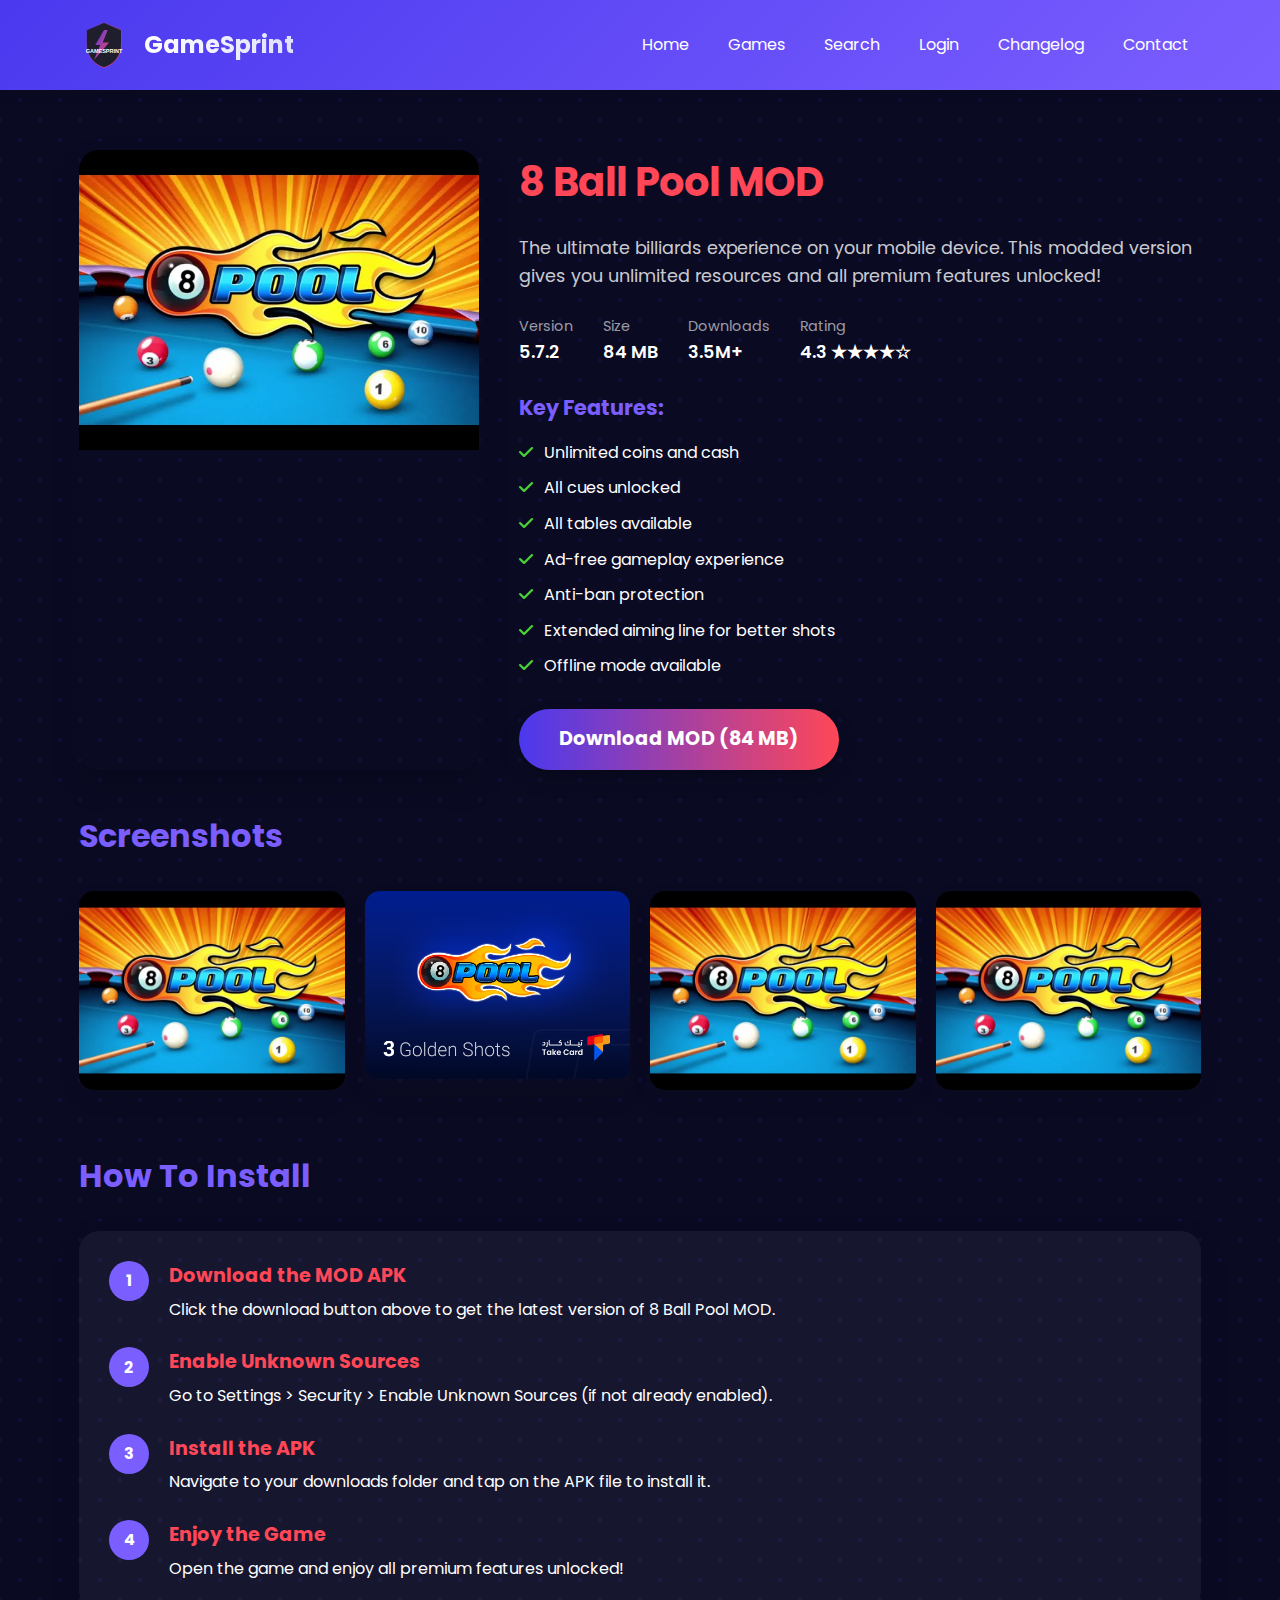
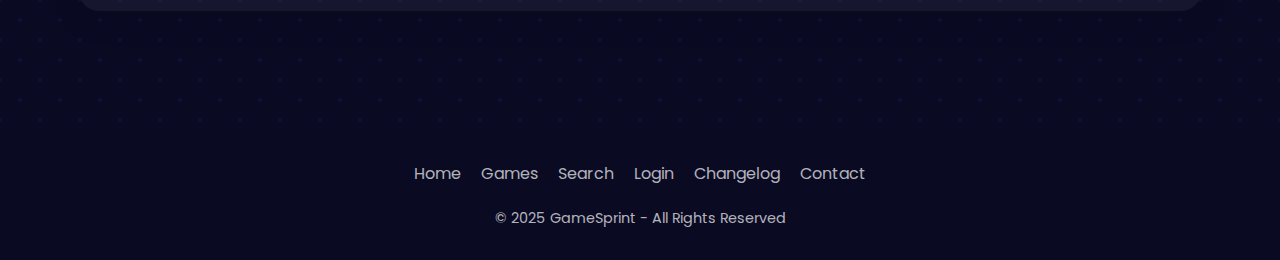
<file: 8ball-mod.html>
<!DOCTYPE html>
<html lang="en">
<head>
    <meta charset="UTF-8">
    <meta name="viewport" content="width=device-width, initial-scale=1.0">
    <title>8 Ball Pool MOD | GameSprint</title>
    <meta name="description" content="Download 8 Ball Pool MOD with unlimited money, all cues unlocked, ad-free gameplay, and anti-ban protection.">
    <link rel="icon" href="assets/images/favicon.svg" type="image/svg+xml">
    <link rel="apple-touch-icon" href="assets/images/favicon.svg">

    <!-- Open Graph / Social Media Meta Tags -->
    <meta property="og:title" content="8 Ball Pool MOD | GameSprint">
    <meta property="og:description" content="Download 8 Ball Pool MOD with unlimited money, all cues unlocked, ad-free gameplay, and anti-ban protection.">
    <meta property="og:type" content="website">
    <meta property="og:url" content="https://gamesprint.games/8ball-mod.html">
    <meta property="og:site_name" content="GameSprint">
    <meta name="theme-color" content="#4a39ef">

    <link href="https://fonts.googleapis.com/css2?family=Poppins:wght@400;500;600;700;800&family=Tajawal:wght@400;500;700&display=swap" rel="stylesheet">
    <link rel="stylesheet" href="https://cdnjs.cloudflare.com/ajax/libs/font-awesome/6.4.2/css/all.min.css">
    <style>
        :root {
            --primary: #4a39ef;
            --secondary: #7b5eff;
            --accent: #ff4757;
            --dark: #0a0a23;
            --light: #f8f9fa;
            --text-light: #ffffff;
            --text-dark: #333333;
            --gradient: linear-gradient(135deg, var(--primary), var(--secondary));
            --transition: all 0.3s ease;
            --shadow: 0 10px 30px rgba(0, 0, 0, 0.1);
        }

        * {
            margin: 0;
            padding: 0;
            box-sizing: border-box;
        }

        body {
            font-family: 'Poppins', sans-serif;
            background: var(--dark);
            color: var(--text-light);
            line-height: 1.6;
            min-height: 100vh;
            display: flex;
            flex-direction: column;
            background-image:
                radial-gradient(rgba(74, 57, 239, 0.1) 2px, transparent 2px),
                radial-gradient(rgba(74, 57, 239, 0.1) 2px, transparent 2px);
            background-size: 40px 40px;
            background-position: 0 0, 20px 20px;
        }

        .container {
            width: 90%;
            max-width: 1200px;
            margin: 0 auto;
            padding: 0 15px;
        }

        /* Header */
        header {
            background: var(--gradient);
            padding: 20px 0;
            box-shadow: 0 4px 12px rgba(0, 0, 0, 0.1);
        }

        .header-content {
            display: flex;
            justify-content: space-between;
            align-items: center;
        }

        .logo {
            display: flex;
            align-items: center;
            text-decoration: none;
        }

        .logo img {
            height: 50px;
            margin-right: 15px;
        }

        [dir="rtl"] .logo img {
            margin-right: 0;
            margin-left: 15px;
        }

        .logo-text {
            font-size: 24px;
            font-weight: 700;
            background: linear-gradient(to right, #fff, #e0e0ff);
            -webkit-background-clip: text;
            background-clip: text;
            color: transparent;
        }

        /* Navigation */
        .main-nav {
            display: flex;
            gap: 15px;
        }

        .nav-link {
            color: white;
            text-decoration: none;
            padding: 8px 12px;
            border-radius: 20px;
            transition: var(--transition);
        }

        .nav-link:hover,
        .nav-link.active {
            background: rgba(255, 255, 255, 0.15);
        }

        /* Game Details */
        .game-details {
            padding: 60px 0;
        }

        .game-header {
            display: flex;
            flex-wrap: wrap;
            gap: 40px;
            margin-bottom: 40px;
        }

        .game-image {
            width: 100%;
            max-width: 400px;
            border-radius: 20px;
            overflow: hidden;
            box-shadow: 0 15px 30px rgba(0, 0, 0, 0.2);
        }

        .game-image img {
            width: 100%;
            height: auto;
            display: block;
        }

        .game-info {
            flex: 1;
            min-width: 300px;
        }

        .game-title {
            font-size: 2.5rem;
            margin-bottom: 20px;
            color: var(--accent);
        }

        .game-description {
            font-size: 1.1rem;
            margin-bottom: 25px;
            color: rgba(255, 255, 255, 0.8);
        }

        .game-meta {
            display: flex;
            gap: 30px;
            margin-bottom: 25px;
        }

        .meta-item {
            display: flex;
            flex-direction: column;
        }

        .meta-label {
            font-size: 0.9rem;
            color: rgba(255, 255, 255, 0.6);
        }

        .meta-value {
            font-size: 1.1rem;
            font-weight: 600;
        }

        .features-title {
            font-size: 1.3rem;
            margin-bottom: 15px;
            color: var(--secondary);
        }

        .features-list {
            list-style: none;
            margin-bottom: 30px;
        }

        .features-list li {
            position: relative;
            padding-left: 25px;
            margin-bottom: 10px;
        }

        .features-list li::before {
            content: '\f00c';
            font-family: 'Font Awesome 6 Free';
            font-weight: 900;
            position: absolute;
            left: 0;
            color: #4cd137;
        }

        .download-btn {
            display: inline-block;
            background: linear-gradient(90deg, var(--primary), var(--accent));
            color: white;
            padding: 15px 40px;
            border-radius: 50px;
            text-decoration: none;
            font-weight: 700;
            font-size: 1.2rem;
            transition: var(--transition);
            box-shadow: 0 10px 20px rgba(0, 0, 0, 0.2);
        }

        .download-btn:hover {
            transform: translateY(-5px);
            box-shadow: 0 15px 30px rgba(0, 0, 0, 0.3);
        }

        /* Screenshots Section */
        .screenshots-section {
            margin-bottom: 60px;
        }

        .section-title {
            font-size: 2rem;
            margin-bottom: 30px;
            color: var(--secondary);
        }

        .screenshots-grid {
            display: grid;
            grid-template-columns: repeat(auto-fill, minmax(250px, 1fr));
            gap: 20px;
        }

        .screenshot {
            border-radius: 15px;
            overflow: hidden;
            box-shadow: 0 10px 20px rgba(0, 0, 0, 0.1);
            transition: var(--transition);
        }

        .screenshot:hover {
            transform: scale(1.05);
        }

        .screenshot img {
            width: 100%;
            height: auto;
            display: block;
        }

        /* How to Install */
        .install-section {
            margin-bottom: 60px;
        }

        .install-steps {
            background: rgba(255, 255, 255, 0.05);
            border-radius: 20px;
            padding: 30px;
            box-shadow: 0 10px 30px rgba(0, 0, 0, 0.1);
        }

        .step {
            display: flex;
            gap: 20px;
            margin-bottom: 25px;
        }

        .step:last-child {
            margin-bottom: 0;
        }

        .step-number {
            width: 40px;
            height: 40px;
            background: var(--secondary);
            border-radius: 50%;
            display: flex;
            align-items: center;
            justify-content: center;
            font-weight: 700;
            flex-shrink: 0;
        }

        .step-content {
            flex: 1;
        }

        .step-title {
            font-size: 1.2rem;
            margin-bottom: 5px;
            color: var(--accent);
        }

        /* Footer */
        footer {
            background: rgba(10, 10, 35, 0.9);
            padding: 30px 0;
            text-align: center;
            margin-top: auto;
        }

        .footer-content {
            display: flex;
            flex-direction: column;
            align-items: center;
        }

        .footer-nav {
            display: flex;
            gap: 20px;
            margin-bottom: 20px;
        }

        .footer-nav a {
            color: rgba(255, 255, 255, 0.7);
            text-decoration: none;
            transition: var(--transition);
        }

        .footer-nav a:hover {
            color: white;
        }

        .copyright {
            color: rgba(255, 255, 255, 0.7);
            font-size: 0.9rem;
        }

        /* Responsive Design */
        @media (max-width: 768px) {
            .game-header {
                flex-direction: column;
                align-items: center;
                text-align: center;
            }

            .game-image {
                max-width: 100%;
            }

            .game-meta {
                justify-content: center;
            }

            .features-list li {
                text-align: left;
            }

            .main-nav {
                display: none;
            }

            .mobile-menu-toggle {
                display: block;
            }
        }

        /* Mobile Menu */
        .mobile-menu-toggle {
            display: none;
            color: white;
            font-size: 1.5rem;
            cursor: pointer;
        }

        @media (max-width: 768px) {
            .main-nav.active {
                display: flex;
                flex-direction: column;
                position: absolute;
                top: 80px;
                left: 0;
                right: 0;
                background: var(--gradient);
                padding: 20px;
                z-index: 100;
            }
        }

        /* Download Success Message */
        .download-success {
            position: fixed;
            bottom: 30px;
            left: 50%;
            transform: translateX(-50%);
            background: var(--accent);
            color: white;
            padding: 15px 30px;
            border-radius: 50px;
            box-shadow: 0 10px 30px rgba(0, 0, 0, 0.2);
            display: none;
            z-index: 1000;
        }

        .download-success.show {
            display: block;
            animation: fadeInOut 3s forwards;
        }

        @keyframes fadeInOut {
            0% { opacity: 0; transform: translate(-50%, 20px); }
            15% { opacity: 1; transform: translate(-50%, 0); }
            85% { opacity: 1; transform: translate(-50%, 0); }
            100% { opacity: 0; transform: translate(-50%, -20px); }
        }
    </style>
</head>
<body>
    <header>
        <div class="container">
            <div class="header-content">
                <a href="home.html" class="logo">
                    <img src="assets/images/gamesprint-logo.svg" alt="GameSprint Logo">
                    <div class="logo-text">GameSprint</div>
                </a>

                <div class="mobile-menu-toggle" id="menuToggle">
                    <i class="fas fa-bars"></i>
                </div>

                <nav class="main-nav" id="mainNav">
                    <a href="home.html" class="nav-link">Home</a>
                    <a href="games.html" class="nav-link">Games</a>
                    <a href="search.html" class="nav-link">Search</a>
                    <a href="login.html" class="nav-link">Login</a>
                    <a href="changelog.html" class="nav-link">Changelog</a>
                    <a href="contact.html" class="nav-link">Contact</a>
                </nav>
            </div>
        </div>
    </header>

    <main>
        <section class="game-details">
            <div class="container">
                <div class="game-header">
                    <div class="game-image">
                        <img src="assets/images/8ball-gameplay.jpg" alt="8 Ball Pool MOD">
                    </div>

                    <div class="game-info">
                        <h1 class="game-title">8 Ball Pool MOD</h1>
                        <p class="game-description">The ultimate billiards experience on your mobile device. This modded version gives you unlimited resources and all premium features unlocked!</p>

                        <div class="game-meta">
                            <div class="meta-item">
                                <span class="meta-label">Version</span>
                                <span class="meta-value">5.7.2</span>
                            </div>
                            <div class="meta-item">
                                <span class="meta-label">Size</span>
                                <span class="meta-value">84 MB</span>
                            </div>
                            <div class="meta-item">
                                <span class="meta-label">Downloads</span>
                                <span class="meta-value">3.5M+</span>
                            </div>
                            <div class="meta-item">
                                <span class="meta-label">Rating</span>
                                <span class="meta-value">4.3 ★★★★☆</span>
                            </div>
                        </div>

                        <h3 class="features-title">Key Features:</h3>
                        <ul class="features-list">
                            <li>Unlimited coins and cash</li>
                            <li>All cues unlocked</li>
                            <li>All tables available</li>
                            <li>Ad-free gameplay experience</li>
                            <li>Anti-ban protection</li>
                            <li>Extended aiming line for better shots</li>
                            <li>Offline mode available</li>
                        </ul>

                        <a href="#" id="downloadBtn" class="download-btn">Download MOD (84 MB)</a>
                    </div>
                </div>

                <div class="screenshots-section">
                    <h2 class="section-title">Screenshots</h2>
                    <div class="screenshots-grid">
                        <div class="screenshot">
                            <img src="assets/images/8ball-gameplay.jpg" alt="8 Ball Pool Gameplay">
                        </div>
                        <div class="screenshot">
                            <img src="assets/images/8ball-logo.png" alt="8 Ball Pool Logo">
                        </div>
                        <div class="screenshot">
                            <img src="assets/images/8ball-gameplay.jpg" alt="8 Ball Pool Cues">
                        </div>
                        <div class="screenshot">
                            <img src="assets/images/8ball-gameplay.jpg" alt="8 Ball Pool Tournament">
                        </div>
                    </div>
                </div>

                <div class="install-section">
                    <h2 class="section-title">How To Install</h2>
                    <div class="install-steps">
                        <div class="step">
                            <div class="step-number">1</div>
                            <div class="step-content">
                                <h3 class="step-title">Download the MOD APK</h3>
                                <p>Click the download button above to get the latest version of 8 Ball Pool MOD.</p>
                            </div>
                        </div>

                        <div class="step">
                            <div class="step-number">2</div>
                            <div class="step-content">
                                <h3 class="step-title">Enable Unknown Sources</h3>
                                <p>Go to Settings > Security > Enable Unknown Sources (if not already enabled).</p>
                            </div>
                        </div>

                        <div class="step">
                            <div class="step-number">3</div>
                            <div class="step-content">
                                <h3 class="step-title">Install the APK</h3>
                                <p>Navigate to your downloads folder and tap on the APK file to install it.</p>
                            </div>
                        </div>

                        <div class="step">
                            <div class="step-number">4</div>
                            <div class="step-content">
                                <h3 class="step-title">Enjoy the Game</h3>
                                <p>Open the game and enjoy all premium features unlocked!</p>
                            </div>
                        </div>
                    </div>
                </div>
            </div>
        </section>
    </main>

    <footer>
        <div class="container">
            <div class="footer-content">
                <div class="footer-nav">
                    <a href="home.html">Home</a>
                    <a href="games.html">Games</a>
                    <a href="search.html">Search</a>
                    <a href="login.html">Login</a>
                    <a href="changelog.html">Changelog</a>
                    <a href="contact.html">Contact</a>
                </div>
                <p class="copyright">© 2025 GameSprint - All Rights Reserved</p>
            </div>
        </div>
    </footer>

    <div class="download-success" id="downloadSuccess">
        Download started! Enjoy your game.
    </div>

    <script>
        // Mobile Menu Toggle
        document.getElementById('menuToggle').addEventListener('click', function() {
            document.getElementById('mainNav').classList.toggle('active');
        });

        // Download Button
        document.getElementById('downloadBtn').addEventListener('click', function(e) {
            e.preventDefault();
            const downloadSuccess = document.getElementById('downloadSuccess');
            downloadSuccess.classList.add('show');

            setTimeout(() => {
                downloadSuccess.classList.remove('show');
            }, 3000);

            // Simulated download - in a real app, this would initiate the file download
            console.log("Download initiated");
        });
    </script>
</body>
</html>
</file>
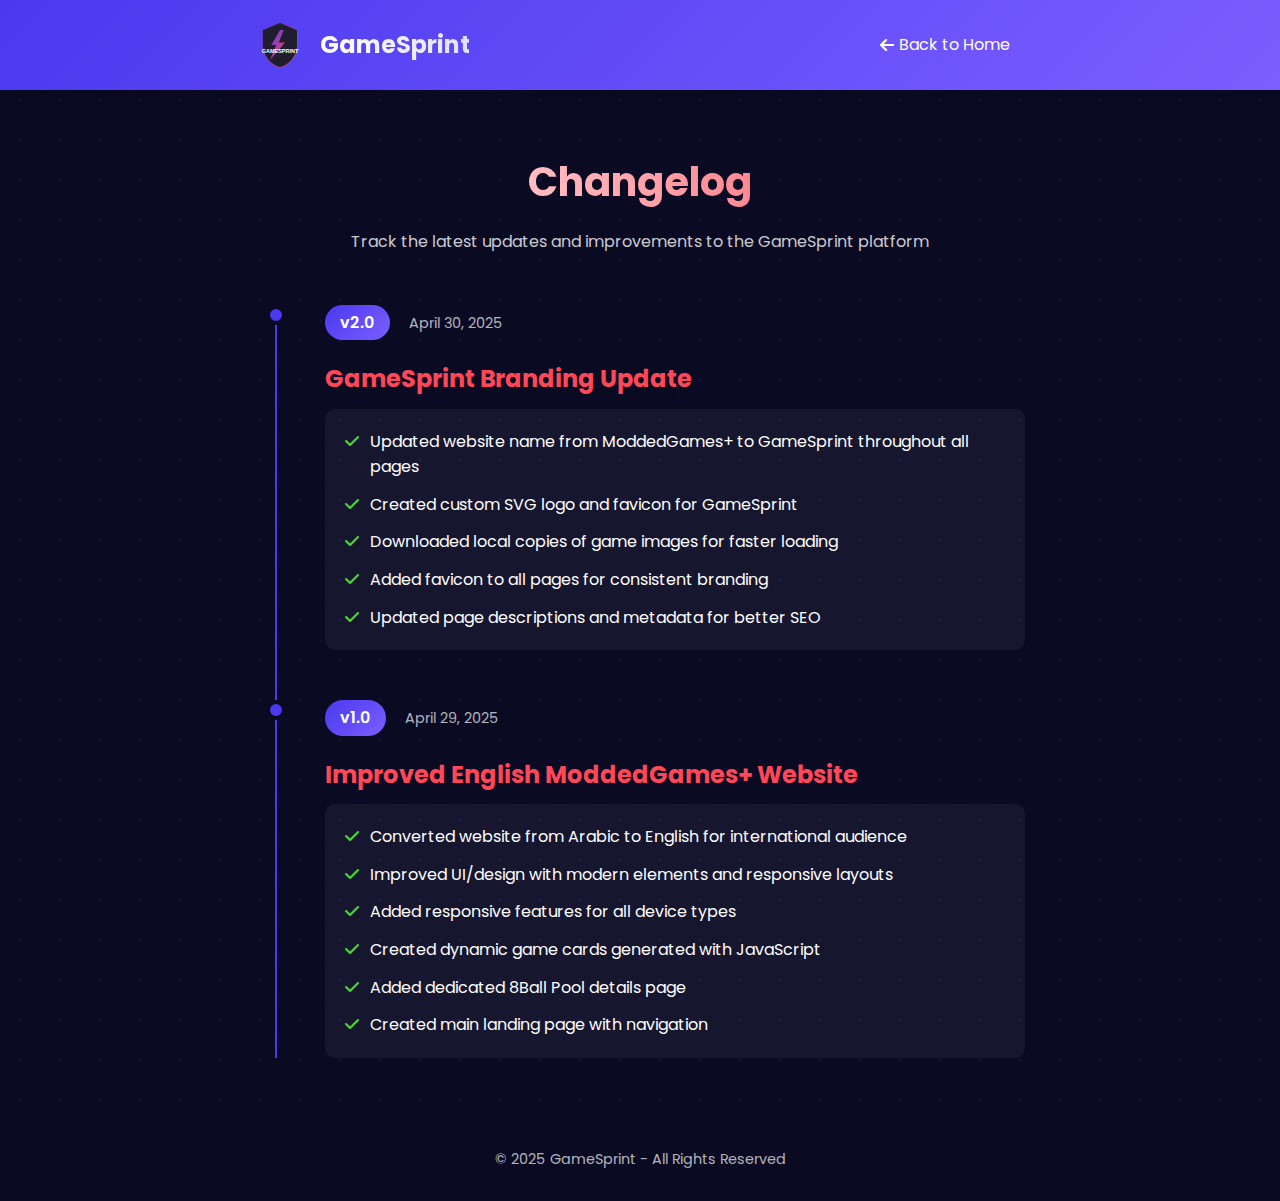
<file: changelog.html>
<!DOCTYPE html>
<html lang="en">
<head>
    <meta charset="UTF-8">
    <meta name="viewport" content="width=device-width, initial-scale=1.0">
    <title>Changelog - GameSprint</title>
    <meta name="description" content="View the latest updates and improvements to the GameSprint modded games website.">
    <link rel="icon" href="assets/images/favicon.svg" type="image/svg+xml">
    <link rel="apple-touch-icon" href="assets/images/favicon.svg">
    <link href="https://fonts.googleapis.com/css2?family=Poppins:wght@400;500;600;700;800&display=swap" rel="stylesheet">
    <link rel="stylesheet" href="https://cdnjs.cloudflare.com/ajax/libs/font-awesome/6.4.2/css/all.min.css">
    <style>
        :root {
            --primary: #4a39ef;
            --secondary: #7b5eff;
            --accent: #ff4757;
            --dark: #0a0a23;
            --light: #f8f9fa;
            --text-light: #ffffff;
            --text-dark: #333333;
            --gradient: linear-gradient(135deg, var(--primary), var(--secondary));
            --transition: all 0.3s ease;
            --shadow: 0 10px 30px rgba(0, 0, 0, 0.1);
        }

        * {
            margin: 0;
            padding: 0;
            box-sizing: border-box;
        }

        body {
            font-family: 'Poppins', sans-serif;
            background: var(--dark);
            color: var(--text-light);
            line-height: 1.6;
            min-height: 100vh;
            display: flex;
            flex-direction: column;
            background-image:
                radial-gradient(rgba(74, 57, 239, 0.1) 2px, transparent 2px),
                radial-gradient(rgba(74, 57, 239, 0.1) 2px, transparent 2px);
            background-size: 40px 40px;
            background-position: 0 0, 20px 20px;
        }

        .container {
            width: 90%;
            max-width: 800px;
            margin: 0 auto;
            padding: 0 15px;
        }

        /* Header */
        header {
            background: var(--gradient);
            padding: 20px 0;
            box-shadow: 0 4px 12px rgba(0, 0, 0, 0.1);
        }

        .header-content {
            display: flex;
            justify-content: space-between;
            align-items: center;
        }

        .logo {
            display: flex;
            align-items: center;
        }

        .logo a {
            display: flex;
            align-items: center;
            text-decoration: none;
        }

        .logo img {
            height: 50px;
            margin-right: 15px;
        }

        .logo-text {
            font-size: 24px;
            font-weight: 700;
            background: linear-gradient(to right, #fff, #e0e0ff);
            -webkit-background-clip: text;
            background-clip: text;
            color: transparent;
        }

        .back-link {
            color: white;
            text-decoration: none;
            display: flex;
            align-items: center;
            gap: 5px;
            transition: var(--transition);
            padding: 8px 15px;
            border-radius: 20px;
        }

        .back-link:hover {
            background: rgba(255, 255, 255, 0.1);
        }

        /* Main Content */
        main {
            flex: 1;
            padding: 60px 0;
        }

        .page-title {
            text-align: center;
            margin-bottom: 50px;
        }

        .page-title h1 {
            font-size: 2.5rem;
            margin-bottom: 15px;
            background: linear-gradient(to right, #fff, var(--accent));
            -webkit-background-clip: text;
            background-clip: text;
            color: transparent;
        }

        .page-title p {
            color: rgba(255, 255, 255, 0.8);
            max-width: 600px;
            margin: 0 auto;
        }

        /* Changelog */
        .changelog {
            position: relative;
            margin-top: 30px;
        }

        .timeline {
            position: absolute;
            top: 0;
            bottom: 0;
            left: 20px;
            width: 2px;
            background: var(--primary);
        }

        .version {
            position: relative;
            padding-left: 70px;
            margin-bottom: 50px;
        }

        .version:last-child {
            margin-bottom: 0;
        }

        .version-marker {
            position: absolute;
            left: 11px;
            top: 0;
            width: 20px;
            height: 20px;
            border-radius: 50%;
            background: var(--primary);
            border: 4px solid var(--dark);
            z-index: 1;
        }

        .version-header {
            margin-bottom: 20px;
        }

        .version-number {
            display: inline-block;
            background: var(--gradient);
            padding: 5px 15px;
            border-radius: 20px;
            font-weight: 600;
            margin-right: 15px;
        }

        .version-date {
            color: rgba(255, 255, 255, 0.7);
            font-size: 0.9rem;
        }

        .version-title {
            font-size: 1.5rem;
            margin-bottom: 10px;
            color: var(--accent);
        }

        .version-changes {
            background: rgba(255, 255, 255, 0.05);
            border-radius: 10px;
            padding: 20px;
        }

        .version-changes ul {
            list-style-type: none;
        }

        .version-changes li {
            position: relative;
            padding-left: 25px;
            margin-bottom: 12px;
        }

        .version-changes li:last-child {
            margin-bottom: 0;
        }

        .version-changes li::before {
            content: '\f00c';
            font-family: 'Font Awesome 6 Free';
            font-weight: 900;
            position: absolute;
            left: 0;
            color: #4cd137;
        }

        /* Footer */
        footer {
            background: rgba(10, 10, 35, 0.9);
            padding: 30px 0;
            text-align: center;
            margin-top: auto;
        }

        .copyright {
            color: rgba(255, 255, 255, 0.7);
            font-size: 0.9rem;
        }

        /* Responsive Design */
        @media (max-width: 768px) {
            .page-title h1 {
                font-size: 2rem;
            }

            .version {
                padding-left: 50px;
            }

            .version-marker {
                left: 11px;
            }

            .timeline {
                left: 20px;
            }
        }

        @media (max-width: 576px) {
            .page-title h1 {
                font-size: 1.8rem;
            }

            .version-title {
                font-size: 1.3rem;
            }
        }
    </style>
</head>
<body>
    <header>
        <div class="container">
            <div class="header-content">
                <div class="logo">
                    <a href="home.html">
                        <img src="assets/images/gamesprint-logo.svg" alt="GameSprint Logo">
                        <div class="logo-text">GameSprint</div>
                    </a>
                </div>
                <a href="home.html" class="back-link">
                    <i class="fas fa-arrow-left"></i> Back to Home
                </a>
            </div>
        </div>
    </header>

    <main>
        <div class="container">
            <div class="page-title">
                <h1>Changelog</h1>
                <p>Track the latest updates and improvements to the GameSprint platform</p>
            </div>

            <div class="changelog">
                <div class="timeline"></div>

                <div class="version">
                    <div class="version-marker"></div>
                    <div class="version-header">
                        <span class="version-number">v2.0</span>
                        <span class="version-date">April 30, 2025</span>
                    </div>
                    <h2 class="version-title">GameSprint Branding Update</h2>
                    <div class="version-changes">
                        <ul>
                            <li>Updated website name from ModdedGames+ to GameSprint throughout all pages</li>
                            <li>Created custom SVG logo and favicon for GameSprint</li>
                            <li>Downloaded local copies of game images for faster loading</li>
                            <li>Added favicon to all pages for consistent branding</li>
                            <li>Updated page descriptions and metadata for better SEO</li>
                        </ul>
                    </div>
                </div>

                <div class="version">
                    <div class="version-marker"></div>
                    <div class="version-header">
                        <span class="version-number">v1.0</span>
                        <span class="version-date">April 29, 2025</span>
                    </div>
                    <h2 class="version-title">Improved English ModdedGames+ Website</h2>
                    <div class="version-changes">
                        <ul>
                            <li>Converted website from Arabic to English for international audience</li>
                            <li>Improved UI/design with modern elements and responsive layouts</li>
                            <li>Added responsive features for all device types</li>
                            <li>Created dynamic game cards generated with JavaScript</li>
                            <li>Added dedicated 8Ball Pool details page</li>
                            <li>Created main landing page with navigation</li>
                        </ul>
                    </div>
                </div>
            </div>
        </div>
    </main>

    <footer>
        <div class="container">
            <p class="copyright">© 2025 GameSprint - All Rights Reserved</p>
        </div>
    </footer>
</body>
</html>
</file>
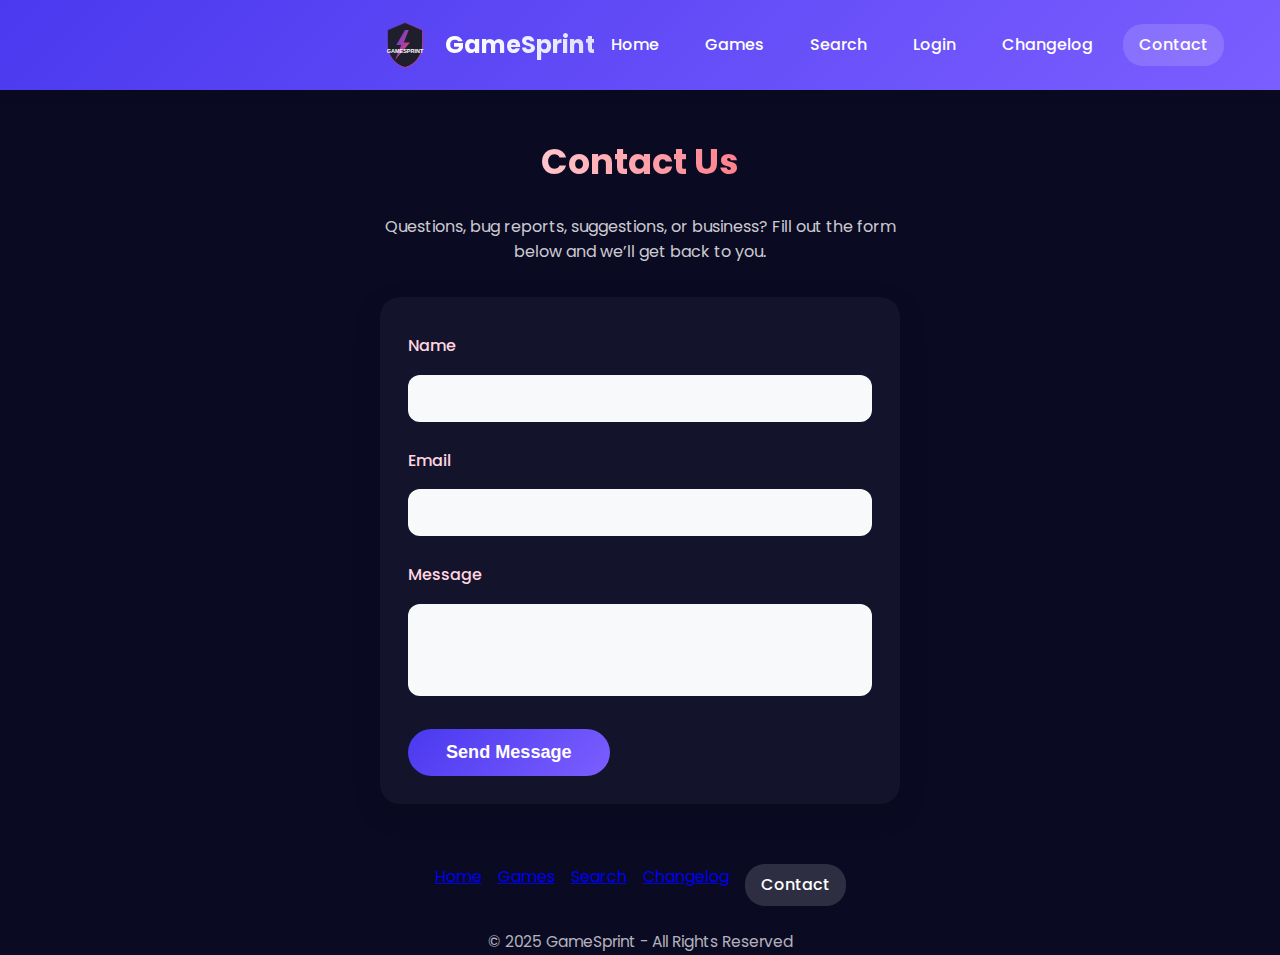
<file: contact.html>
<!DOCTYPE html>
<html lang="en">
<head>
    <meta charset="UTF-8">
    <meta name="viewport" content="width=device-width, initial-scale=1.0">
    <title>Contact Us | GameSprint</title>
    <meta name="description" content="Contact the GameSprint team with your questions, suggestions, or feedback.">
    <link rel="icon" href="assets/images/favicon.svg" type="image/svg+xml">
    <link rel="apple-touch-icon" href="assets/images/favicon.svg">
    <link href="https://fonts.googleapis.com/css2?family=Poppins:wght@400;500;600;700;800&display=swap" rel="stylesheet">
    <link rel="stylesheet" href="https://cdnjs.cloudflare.com/ajax/libs/font-awesome/6.4.2/css/all.min.css">
    <style>
        :root {
            --primary: #4a39ef;
            --secondary: #7b5eff;
            --accent: #ff4757;
            --dark: #0a0a23;
            --light: #f8f9fa;
            --text-light: #ffffff;
            --text-dark: #333333;
            --gradient: linear-gradient(135deg, var(--primary), var(--secondary));
            --transition: all 0.3s ease;
            --shadow: 0 10px 30px rgba(0,0,0,0.12);
        }
        body {
            font-family: 'Poppins', sans-serif;
            background: var(--dark);
            color: var(--text-light);
            min-height: 100vh;
            margin: 0;
            line-height: 1.6;
            display: flex;
            flex-direction: column;
        }
        header {
            background: var(--gradient);
            padding: 20px 0;
            box-shadow: 0 4px 12px rgba(0,0,0,0.1);
        }
        .container {
            width: 92%;
            max-width: 520px;
            margin: 0 auto;
            padding: 0 20px;
        }
        .header-content {
            display: flex;
            justify-content: space-between;
            align-items: center;
        }
        .logo { display: flex; align-items: center; text-decoration: none; }
        .logo img { height: 50px; margin-right: 15px; }
        .logo-text {
            font-size: 24px;
            font-weight: 700;
            background: linear-gradient(to right, #fff, #e0e0ff);
            -webkit-background-clip: text;
            background-clip: text;
            color: transparent;
        }
        .main-nav {
            display: flex;
            gap: 14px;
        }
        .nav-link {
            color: #fff;
            text-decoration: none;
            font-weight: 500;
            padding: 8px 16px;
            border-radius: 20px;
            transition: background 0.2s;
        }
        .nav-link.active, .nav-link:hover { background: rgba(255,255,255,0.15); }
        .page-title {
            text-align: center;
            margin: 44px 0 0 0;
        }
        .page-title h1 {
            font-size: 2.2rem;
            background: linear-gradient(to right, #fff, var(--accent));
            -webkit-background-clip: text;
            background-clip: text;
            color: transparent;
        }
        .page-title p { color: rgba(255,255,255,0.8); margin-bottom:32px; }
        .contact-form {
            margin: 0 auto;
            background: rgba(255,255,255,0.04);
            border-radius: 20px;
            box-shadow: var(--shadow);
            padding: 36px 28px 28px 28px;
            margin-bottom: 50px;
        }
        .form-group { margin-bottom: 24px; }
        label {
            color: #ffd6e0;
            font-weight: 500;
            margin-bottom: 10px;
            display: block;
        }
        input, textarea {
            width: 100%;
            padding: 13px 14px;
            font-size: 1.08rem;
            color: #222;
            border-radius: 12px;
            border: none;
            background: #f8f9fa;
            margin-top: 6px;
            margin-bottom: 2px;
            box-sizing: border-box;
            resize: none;
        }
        textarea { min-height: 92px; }
        input:focus, textarea:focus {
            outline: 2px solid #7b5eff;
        }
        .submit-btn {
            background: var(--gradient);
            color: #fff;
            font-weight: 600;
            font-size: 1.13rem;
            border: none;
            border-radius: 50px;
            padding: 13px 38px;
            cursor: pointer;
            transition: background 0.22s;
        }
        .submit-btn:hover {
            background: linear-gradient(90deg,#ff4757,#4a39ef);
        }
        .form-success {
            color: #88ffb8;
            font-size: 1.1rem;
            margin-top: 10px;
            text-align: center;
        }
        .footer-nav {
            display:flex;
            gap:16px;
            justify-content:center;
            margin-top:10px;
        }
        .copyright {
            color:rgba(255,255,255,0.7);
            font-size:0.97rem;
            margin:24px 0 0 0;
            text-align:center;
        }
        @media (max-width: 649px) {
            .contact-form { padding: 22px 6vw; }
        }
    </style>
</head>
<body>
    <header>
        <div class="container">
            <div class="header-content">
                <a href="home.html" class="logo">
                    <img src="assets/images/gamesprint-logo.svg" alt="GameSprint Logo">
                    <div class="logo-text">GameSprint</div>
                </a>
                <nav class="main-nav">
                    <a href="home.html" class="nav-link" data-i18n="home">Home</a>
                    <a href="games.html" class="nav-link" data-i18n="games">Games</a>
                    <a href="search.html" class="nav-link" data-i18n="search">Search</a>
                    <a href="login.html" class="nav-link" data-i18n="login">Login</a>
                    <a href="changelog.html" class="nav-link" data-i18n="changelog">Changelog</a>
                    <a href="contact.html" class="nav-link active">Contact</a>
                </nav>
            </div>
        </div>
    </header>
    <main>
        <div class="container">
            <div class="page-title">
                <h1>Contact Us</h1>
                <p>Questions, bug reports, suggestions, or business? Fill out the form below and we’ll get back to you.</p>
            </div>
            <form class="contact-form" id="contactForm" autocomplete="off">
                <div class="form-group">
                    <label for="name">Name</label>
                    <input type="text" id="name" name="name" required>
                </div>
                <div class="form-group">
                    <label for="email">Email</label>
                    <input type="email" id="email" name="email" required>
                </div>
                <div class="form-group">
                    <label for="message">Message</label>
                    <textarea id="message" name="message" required></textarea>
                </div>
                <button type="submit" class="submit-btn">Send Message</button>
                <div id="formSuccess" class="form-success" style="display:none;">Thank you for contacting us. We'll respond soon.</div>
            </form>
        </div>
    </main>
    <footer>
        <div class="container">
            <div class="footer-nav">
                <a href="home.html" data-i18n="home">Home</a>
                <a href="games.html" data-i18n="games">Games</a>
                <a href="search.html" data-i18n="search">Search</a>
                <a href="changelog.html" data-i18n="changelog">Changelog</a>
                <a href="contact.html" class="nav-link active">Contact</a>
            </div>
            <p class="copyright" data-i18n="copyright">© 2025 GameSprint - All Rights Reserved</p>
        </div>
    </footer>
    <script>
    document.getElementById('contactForm').addEventListener('submit', function(e) {
      e.preventDefault();
      document.getElementById('formSuccess').style.display = '';
      this.reset();
    });
    </script>
</body>
</html>
</file>
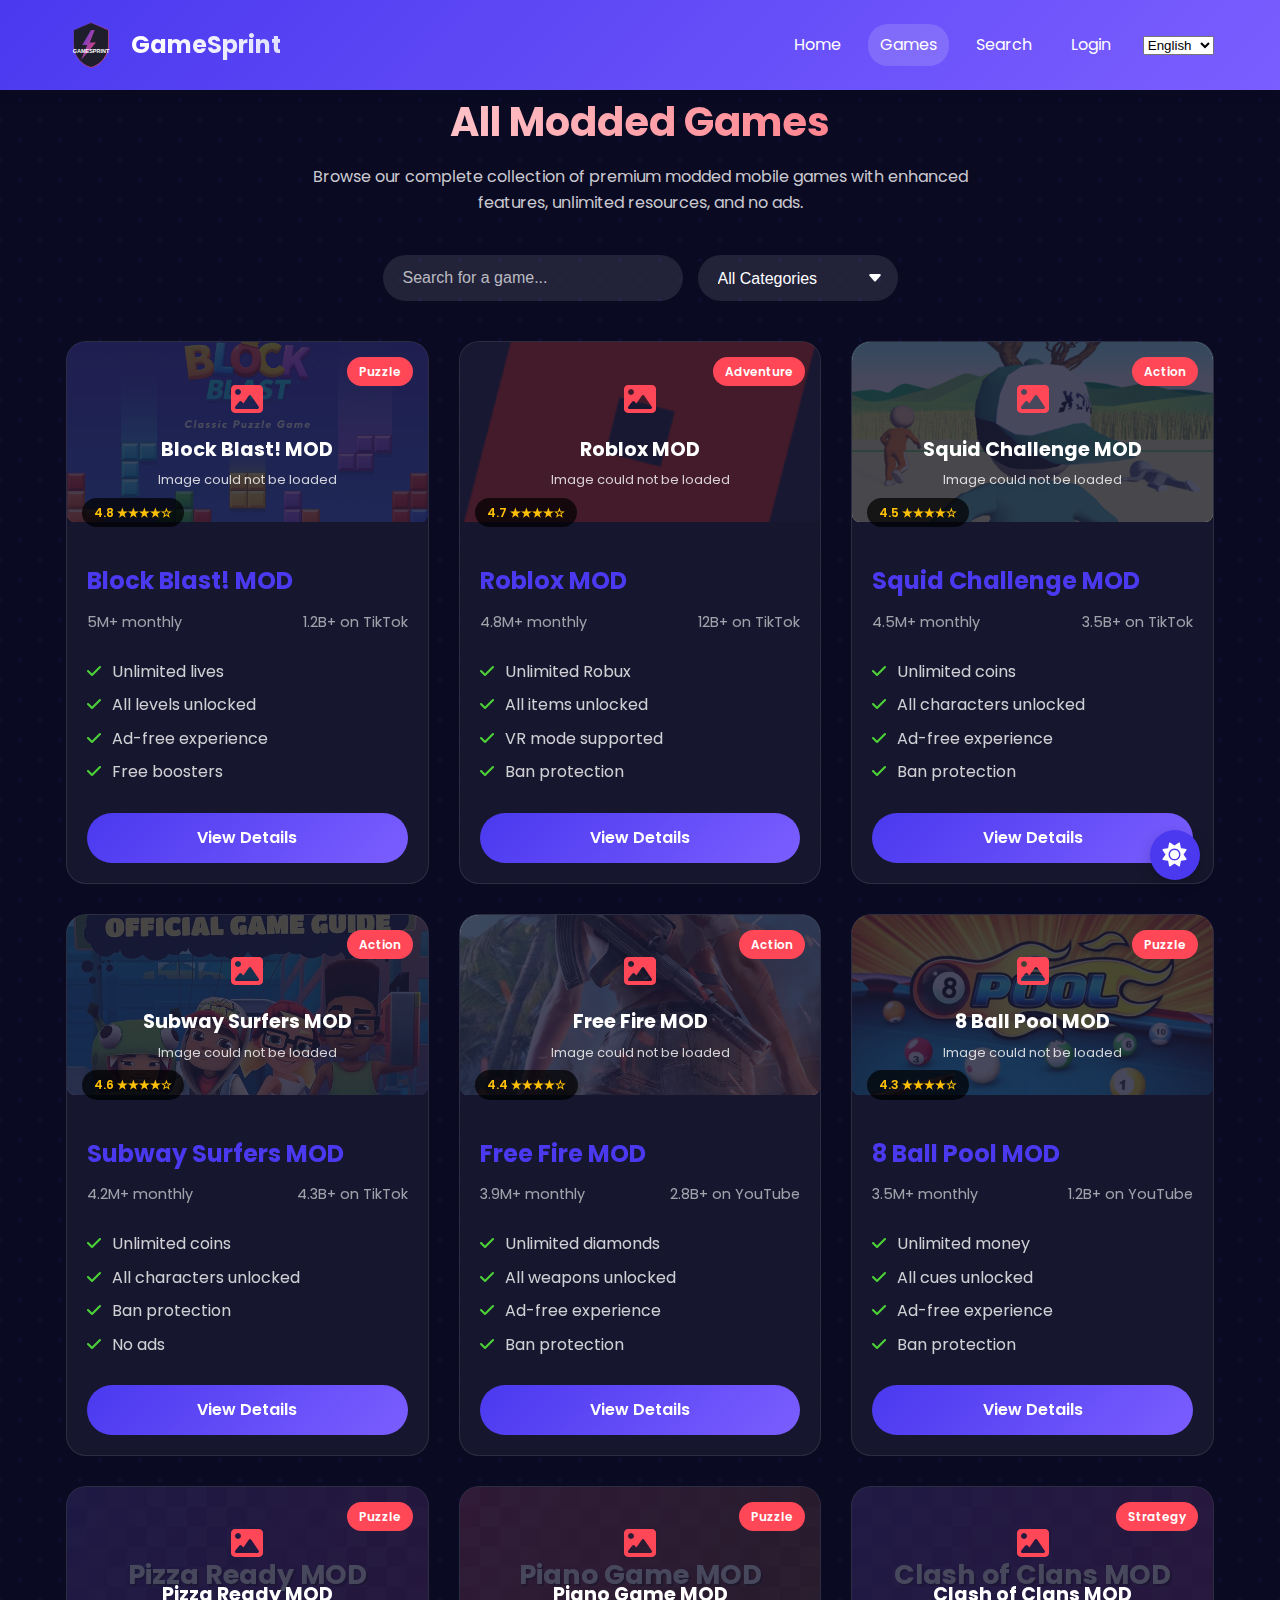
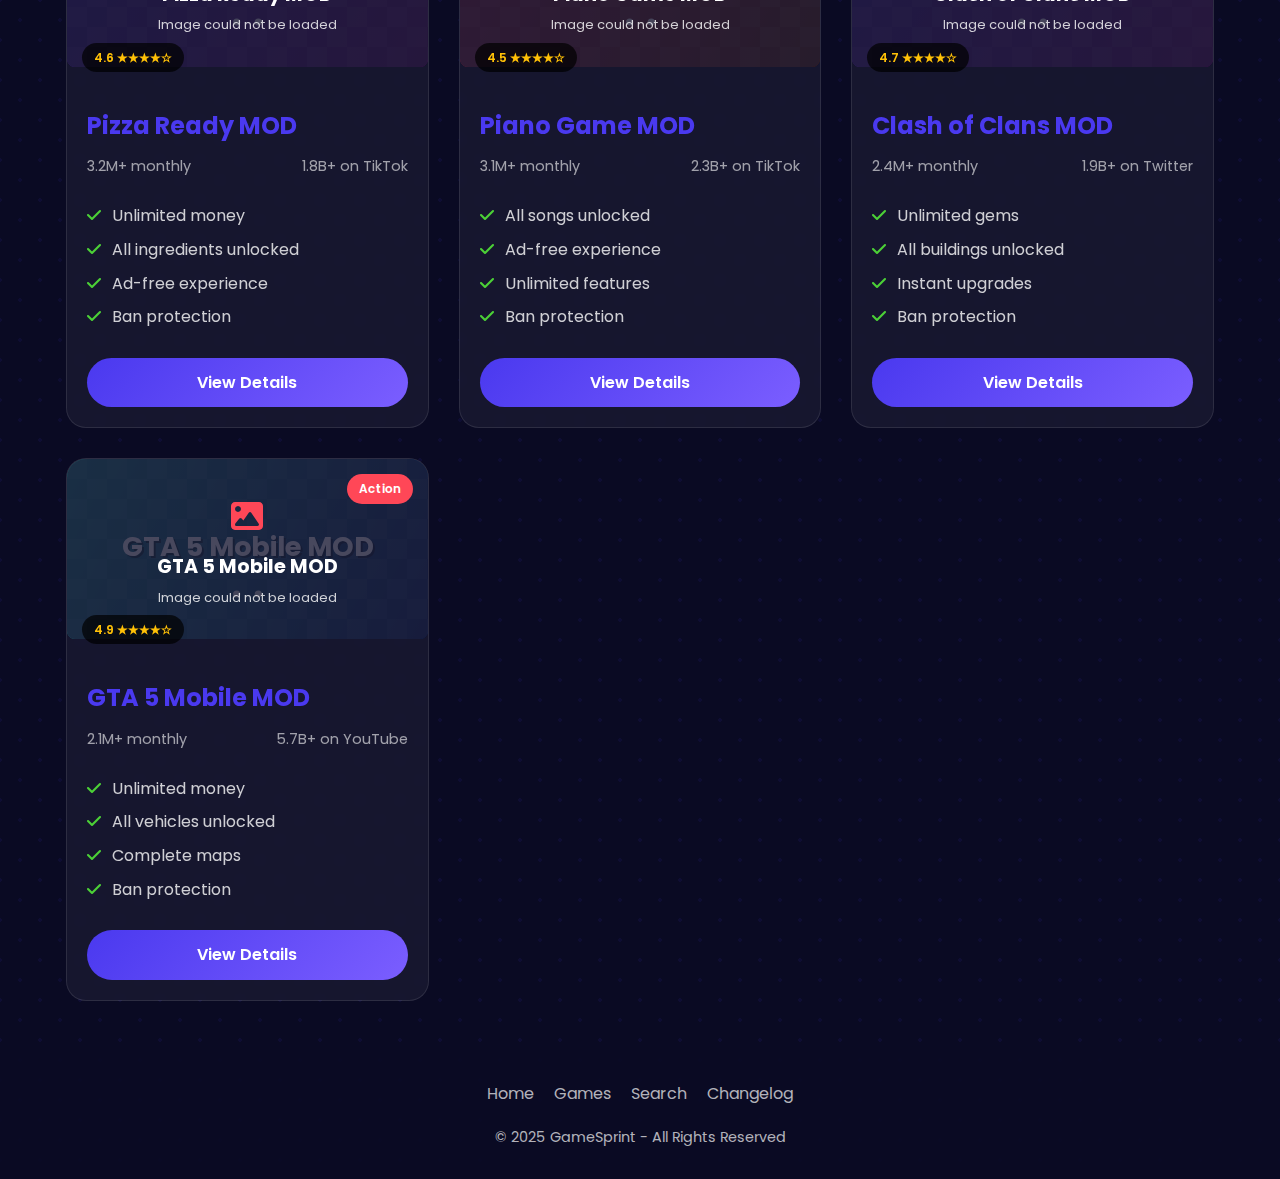
<file: games.html>
<!DOCTYPE html>
<html lang="en">
<head>
    <meta charset="UTF-8">
    <meta name="viewport" content="width=device-width, initial-scale=1.0">
    <title>GameSprint | All Modded Games</title>
    <meta name="description" content="Browse our complete collection of premium modded mobile games with enhanced features, unlimited resources, and no ads.">
    <link rel="icon" href="assets/images/favicon.svg" type="image/svg+xml">
    <link rel="apple-touch-icon" href="assets/images/favicon.svg">

    <!-- Open Graph / Social Media Meta Tags -->
    <meta property="og:title" content="GameSprint | All Modded Games">
    <meta property="og:description" content="Browse our complete collection of premium modded mobile games with enhanced features, unlimited resources, and no ads.">
    <meta property="og:type" content="website">
    <meta property="og:url" content="https://gamesprint.games/games.html">
    <meta property="og:site_name" content="GameSprint">
    <meta name="theme-color" content="#4a39ef">

    <link href="https://fonts.googleapis.com/css2?family=Poppins:wght@400;500;600;700;800&family=Tajawal:wght@400;500;700&display=swap" rel="stylesheet">
    <link rel="stylesheet" href="https://cdnjs.cloudflare.com/ajax/libs/font-awesome/6.4.2/css/all.min.css">
    <link rel="stylesheet" href="assets/css/rtl.css">
    <link rel="stylesheet" href="assets/css/mobile-rtl.css">
    <link rel="stylesheet" href="assets/css/language-indicator.css">
    <link rel="stylesheet" href="assets/css/image-loading.css">
    <link rel="stylesheet" href="assets/css/theme-switcher.css">
    <style>
        :root {
            --primary: #4a39ef;
            --secondary: #7b5eff;
            --accent: #ff4757;
            --dark: #0a0a23;
            --light: #f8f9fa;
            --text-light: #ffffff;
            --text-dark: #333333;
            --gradient: linear-gradient(135deg, var(--primary), var(--secondary));
            --transition: all 0.3s ease;
            --shadow: 0 10px 30px rgba(0, 0, 0, 0.1);
        }

        * {
            margin: 0;
            padding: 0;
            box-sizing: border-box;
        }

        body {
            font-family: 'Poppins', sans-serif;
            background: var(--dark);
            color: var(--text-light);
            min-height: 100vh;
            line-height: 1.6;
            display: flex;
            flex-direction: column;
            background-image:
                radial-gradient(rgba(74, 57, 239, 0.07) 2px, transparent 2px),
                radial-gradient(rgba(74, 57, 239, 0.08) 2px, transparent 2px);
            background-size: 40px 40px;
            background-position: 0 0, 20px 20px;
        }

        [dir="rtl"] * {
            font-family: 'Tajawal', 'Poppins', sans-serif;
        }

        .container {
            width: 92%;
            max-width: 1300px;
            margin: 0 auto;
            padding: 0 15px;
        }

        /* Header */
        header {
            background: var(--gradient);
            padding: 20px 0;
            box-shadow: 0 4px 12px rgba(0,0,0,0.1);
        }

        .header-content {
            display: flex;
            justify-content: space-between;
            align-items: center;
        }

        .logo {
            display: flex;
            align-items: center;
            text-decoration: none;
        }

        .logo img {
            height: 50px;
            margin-right: 15px;
        }

        [dir="rtl"] .logo img {
            margin-right: 0;
            margin-left: 15px;
        }

        .logo-text {
            font-size: 24px;
            font-weight: 700;
            background: linear-gradient(to right, #fff, #e0e0ff);
            -webkit-background-clip: text;
            background-clip: text;
            color: transparent;
        }

        /* Navigation */
        .nav-wrapper {
            display: flex;
            align-items: center;
            gap: 20px;
        }

        .main-nav {
            display: flex;
            gap: 15px;
        }

        .nav-link {
            color: white;
            text-decoration: none;
            padding: 8px 12px;
            border-radius: 20px;
            transition: var(--transition);
        }

        .nav-link:hover,
        .nav-link.active {
            background: rgba(255, 255, 255, 0.15);
        }

        /* Search bar */
        .search-bar-container {
            margin: 40px 0;
            display: flex;
            justify-content: center;
            gap: 15px;
            flex-wrap: wrap;
        }

        .search-input {
            padding: 14px 20px;
            border-radius: 30px;
            border: none;
            width: 300px;
            background: rgba(255, 255, 255, 0.1);
            color: white;
            font-size: 16px;
        }

        .search-input::placeholder {
            color: rgba(255, 255, 255, 0.7);
        }

        .search-input:focus {
            outline: none;
            background: rgba(255, 255, 255, 0.15);
        }

        .filter-select {
            padding: 14px 20px;
            border-radius: 30px;
            border: none;
            background: rgba(255, 255, 255, 0.1);
            color: white;
            font-size: 16px;
            min-width: 200px;
            appearance: none;
            background-image: url("data:image/svg+xml,%3Csvg xmlns='http://www.w3.org/2000/svg' width='16' height='16' fill='white' viewBox='0 0 16 16'%3E%3Cpath d='M7.247 11.14 2.451 5.658C1.885 5.013 2.345 4 3.204 4h9.592a1 1 0 0 1 .753 1.659l-4.796 5.48a1 1 0 0 1-1.506 0z'/%3E%3C/svg%3E");
            background-repeat: no-repeat;
            background-position: calc(100% - 15px) center;
            padding-right: 40px;
        }

        .filter-select:focus {
            outline: none;
            background-color: rgba(255, 255, 255, 0.15);
        }

        [dir="rtl"] .filter-select {
            background-position: 15px center;
            padding-right: 20px;
            padding-left: 40px;
        }

        /* Page Title */
        .page-title {
            text-align: center;
            margin-bottom: 30px;
        }

        .page-title h1 {
            font-size: 2.5rem;
            margin-bottom: 10px;
            background: linear-gradient(to right, #fff, var(--accent));
            -webkit-background-clip: text;
            background-clip: text;
            color: transparent;
        }

        .page-title p {
            color: rgba(255, 255, 255, 0.8);
            max-width: 700px;
            margin: 0 auto;
        }

        /* Games Grid */
        .games-grid {
            display: grid;
            grid-template-columns: repeat(auto-fill, minmax(300px, 1fr));
            gap: 30px;
            margin-bottom: 50px;
        }

        .game-card {
            background: rgba(255, 255, 255, 0.05);
            border-radius: 20px;
            overflow: hidden;
            border: 1px solid rgba(255, 255, 255, 0.1);
            backdrop-filter: blur(5px);
            transition: var(--transition);
            height: 100%;
            display: flex;
            flex-direction: column;
        }

        .game-card:hover {
            transform: translateY(-10px);
            background: rgba(255, 255, 255, 0.1);
            box-shadow: 0 15px 30px rgba(0, 0, 0, 0.2);
        }

        .game-image {
            height: 200px;
            position: relative;
            overflow: hidden;
        }

        .game-image img {
            width: 100%;
            height: 100%;
            object-fit: cover;
            transition: var(--transition);
        }

        .game-card:hover .game-image img {
            transform: scale(1.05);
        }

        .game-category {
            position: absolute;
            top: 15px;
            right: 15px;
            background: var(--accent);
            color: white;
            padding: 5px 12px;
            border-radius: 20px;
            font-size: 12px;
            font-weight: 600;
            z-index: 1;
        }

        [dir="rtl"] .game-category {
            right: auto;
            left: 15px;
        }

        .game-rating {
            position: absolute;
            bottom: 15px;
            left: 15px;
            background: rgba(0, 0, 0, 0.7);
            color: #ffc107;
            padding: 5px 12px;
            border-radius: 20px;
            font-size: 12px;
            font-weight: 600;
        }

        [dir="rtl"] .game-rating {
            left: auto;
            right: 15px;
        }

        .game-content {
            padding: 20px;
            flex-grow: 1;
            display: flex;
            flex-direction: column;
        }

        .game-title {
            font-size: 1.5rem;
            margin-bottom: 10px;
            color: var(--accent);
        }

        .game-features {
            list-style: none;
            margin-bottom: 20px;
            margin-top: 10px;
            flex-grow: 1;
        }

        .game-features li {
            position: relative;
            padding-left: 25px;
            margin-bottom: 8px;
            color: rgba(255, 255, 255, 0.8);
        }

        [dir="rtl"] .game-features li {
            padding-left: 0;
            padding-right: 25px;
        }

        .game-features li::before {
            content: '\f00c';
            font-family: 'Font Awesome 6 Free';
            font-weight: 900;
            position: absolute;
            left: 0;
            color: #4cd137;
        }

        [dir="rtl"] .game-features li::before {
            left: auto;
            right: 0;
        }

        .game-meta {
            display: flex;
            justify-content: space-between;
            color: rgba(255, 255, 255, 0.6);
            font-size: 0.9rem;
            margin-bottom: 15px;
        }

        .game-btn {
            display: inline-block;
            background: var(--gradient);
            color: white;
            padding: 12px 20px;
            border-radius: 50px;
            text-decoration: none;
            font-weight: 600;
            transition: var(--transition);
            text-align: center;
        }

        .game-btn:hover {
            transform: translateY(-3px);
            box-shadow: 0 10px 20px rgba(0, 0, 0, 0.2);
        }

        /* Footer */
        footer {
            background: rgba(10, 10, 35, 0.9);
            padding: 30px 0;
            text-align: center;
            margin-top: auto;
        }

        .footer-content {
            display: flex;
            flex-direction: column;
            align-items: center;
        }

        .footer-nav {
            display: flex;
            gap: 20px;
            margin-bottom: 20px;
        }

        .footer-nav a {
            color: rgba(255, 255, 255, 0.7);
            text-decoration: none;
            transition: var(--transition);
        }

        .footer-nav a:hover {
            color: white;
        }

        .copyright {
            color: rgba(255, 255, 255, 0.7);
            font-size: 0.9rem;
        }

        /* Responsive Design */
        @media (max-width: 768px) {
            .main-nav {
                display: none;
            }

            .page-title h1 {
                font-size: 2rem;
            }

            .search-input,
            .filter-select {
                width: 100%;
            }

            .games-grid {
                grid-template-columns: 1fr;
            }

            .footer-nav {
                flex-direction: column;
                gap: 10px;
            }
        }

        .mobile-menu-toggle {
            display: none;
            color: white;
            font-size: 1.5rem;
            cursor: pointer;
        }

        @media (max-width: 768px) {
            .mobile-menu-toggle {
                display: block;
            }

            .main-nav.active {
                display: flex;
                flex-direction: column;
                position: absolute;
                top: 80px;
                left: 0;
                right: 0;
                background: var(--gradient);
                padding: 20px;
                z-index: 100;
            }
        }

        /* No results */
        .no-results {
            text-align: center;
            margin: 50px 0;
            color: rgba(255, 255, 255, 0.7);
        }
    </style>
</head>
<body>
    <header>
        <div class="container">
            <div class="header-content">
                <a href="home.html" class="logo">
                    <img src="assets/images/gamesprint-logo.svg" alt="GameSprint Logo">
                    <div class="logo-text">GameSprint</div>
                </a>

                <div class="nav-wrapper">
                    <div class="mobile-menu-toggle" id="menuToggle">
                        <i class="fas fa-bars"></i>
                    </div>

                    <nav class="main-nav" id="mainNav">
                        <a href="home.html" class="nav-link" data-i18n="home">Home</a>
                        <a href="games.html" class="nav-link active" data-i18n="games">Games</a>
                        <a href="search.html" class="nav-link" data-i18n="search">Search</a>
                        <a href="login.html" class="nav-link" data-i18n="login">Login</a>
                    </nav>

                    <div class="language-selector-container">
                        <select id="language-selector" class="language-selector" onchange="changeLanguage(this.value)">
                            <option value="en" data-i18n="english">English</option>
                            <option value="ar" data-i18n="arabic">Arabic</option>
                            <option value="fr" data-i18n="french">French</option>
                            <option value="es" data-i18n="spanish">Spanish</option>
                            <option value="de" data-i18n="german">German</option>
                            <option value="it" data-i18n="italian">Italian</option>
                        </select>
                    </div>
                </div>
            </div>
        </div>
    </header>

    <main>
        <div class="container">
            <div class="page-title">
                <h1 data-i18n="all_games">All Modded Games</h1>
                <p data-i18n="all_games_desc">Browse our complete collection of premium modded mobile games with enhanced features, unlimited resources, and no ads.</p>
            </div>

            <div class="search-bar-container">
                <input type="text" id="gameSearch" class="search-input" placeholder="Search for a game..." data-i18n-placeholder="search_placeholder">

                <select id="categoryFilter" class="filter-select">
                    <option value="all">All Categories</option>
                    <option value="action">Action</option>
                    <option value="adventure">Adventure</option>
                    <option value="puzzle">Puzzle</option>
                    <option value="strategy">Strategy</option>
                    <option value="sports">Sports</option>
                </select>
            </div>

            <div class="games-grid" id="gamesGrid">
                <!-- Games will be loaded dynamically by JavaScript -->
            </div>

            <div class="no-results" id="noResults" style="display: none;">
                <i class="fas fa-search" style="font-size: 3rem; margin-bottom: 20px;"></i>
                <h2>No games found</h2>
                <p>Try a different search term or category.</p>
            </div>
        </div>
    </main>

    <footer>
        <div class="container">
            <div class="footer-content">
                <div class="footer-nav">
                    <a href="home.html" data-i18n="home">Home</a>
                    <a href="games.html" data-i18n="games">Games</a>
                    <a href="search.html" data-i18n="search">Search</a>
                    <a href="changelog.html" data-i18n="changelog">Changelog</a>
                </div>
                <p class="copyright" data-i18n="copyright">© 2025 GameSprint - All Rights Reserved</p>
            </div>
        </div>
    </footer>

    <!-- Language indicator -->
    <div class="language-indicator" id="languageIndicator"></div>

    <!-- Scripts -->
    <script src="assets/js/games-data.js"></script>
    <script>
        document.addEventListener('DOMContentLoaded', function() {
            const gamesGrid = document.getElementById('gamesGrid');
            const gameSearch = document.getElementById('gameSearch');
            const categoryFilter = document.getElementById('categoryFilter');
            const noResults = document.getElementById('noResults');
            const menuToggle = document.getElementById('menuToggle');
            const mainNav = document.getElementById('mainNav');

            // Mobile menu toggle
            menuToggle.addEventListener('click', function() {
                mainNav.classList.toggle('active');
            });

            // Map games to their detail pages
            function getGameDetailsPage(game) {
                // Map games to their detail pages
                const title = game.title.toLowerCase();
                if (title.includes('8 ball')) return '8ball-mod.html';
                if (title.includes('gta 5')) return 'gta5-mod.html';
                if (title.includes('clash of clans')) return 'coc-mod.html';

                // For games without detail pages yet, show a message (this would be replaced with actual pages in production)
                return 'javascript:alert("Detail page coming soon!");';
            }

            // Render all games
            function renderGames(games) {
                gamesGrid.innerHTML = '';

                if (games.length === 0) {
                    noResults.style.display = 'block';
                    return;
                }

                noResults.style.display = 'none';

                games.forEach(game => {
                    const gameCard = document.createElement('div');
                    gameCard.className = 'game-card';

                    const categoryText = game.category.charAt(0).toUpperCase() + game.category.slice(1);
                    const stars = '★'.repeat(Math.floor(game.rating)) + '☆'.repeat(5 - Math.floor(game.rating));

                    gameCard.innerHTML = `
                        <div class="game-image">
                            <img src="${game.image}" alt="${game.title}" loading="lazy">
                            <div class="game-category">${categoryText}</div>
                            <div class="game-rating">${game.rating} ${stars}</div>
                        </div>
                        <div class="game-content">
                            <h2 class="game-title">${game.title}</h2>
                            <div class="game-meta">
                                <span>${game.downloads}</span>
                                <span>${game.social}</span>
                            </div>
                            <ul class="game-features">
                                ${game.features.map(feature => `<li>${feature}</li>`).join('')}
                            </ul>
                            <a href="${getGameDetailsPage(game)}" class="game-btn">View Details</a>
                        </div>
                    `;

                    gamesGrid.appendChild(gameCard);
                });
            }

            // Filter games
            function filterGames() {
                const searchText = gameSearch.value.toLowerCase();
                const category = categoryFilter.value;

                const filteredGames = window.gamesData.filter(game => {
                    const matchSearch = game.title.toLowerCase().includes(searchText);
                    const matchCategory = category === 'all' || game.category === category;

                    return matchSearch && matchCategory;
                });

                renderGames(filteredGames);
            }

            // Event listeners for filters
            gameSearch.addEventListener('input', filterGames);
            categoryFilter.addEventListener('change', filterGames);

            // Initial render
            renderGames(window.gamesData);
        });
    </script>

    <!-- Language Support -->
    <script src="assets/js/language.js"></script>
    <script src="assets/js/image-placeholders.js"></script>
    <script src="assets/js/image-loader.js"></script>
    <script src="assets/js/theme-switcher.js"></script>
</body>
</html>
</file>
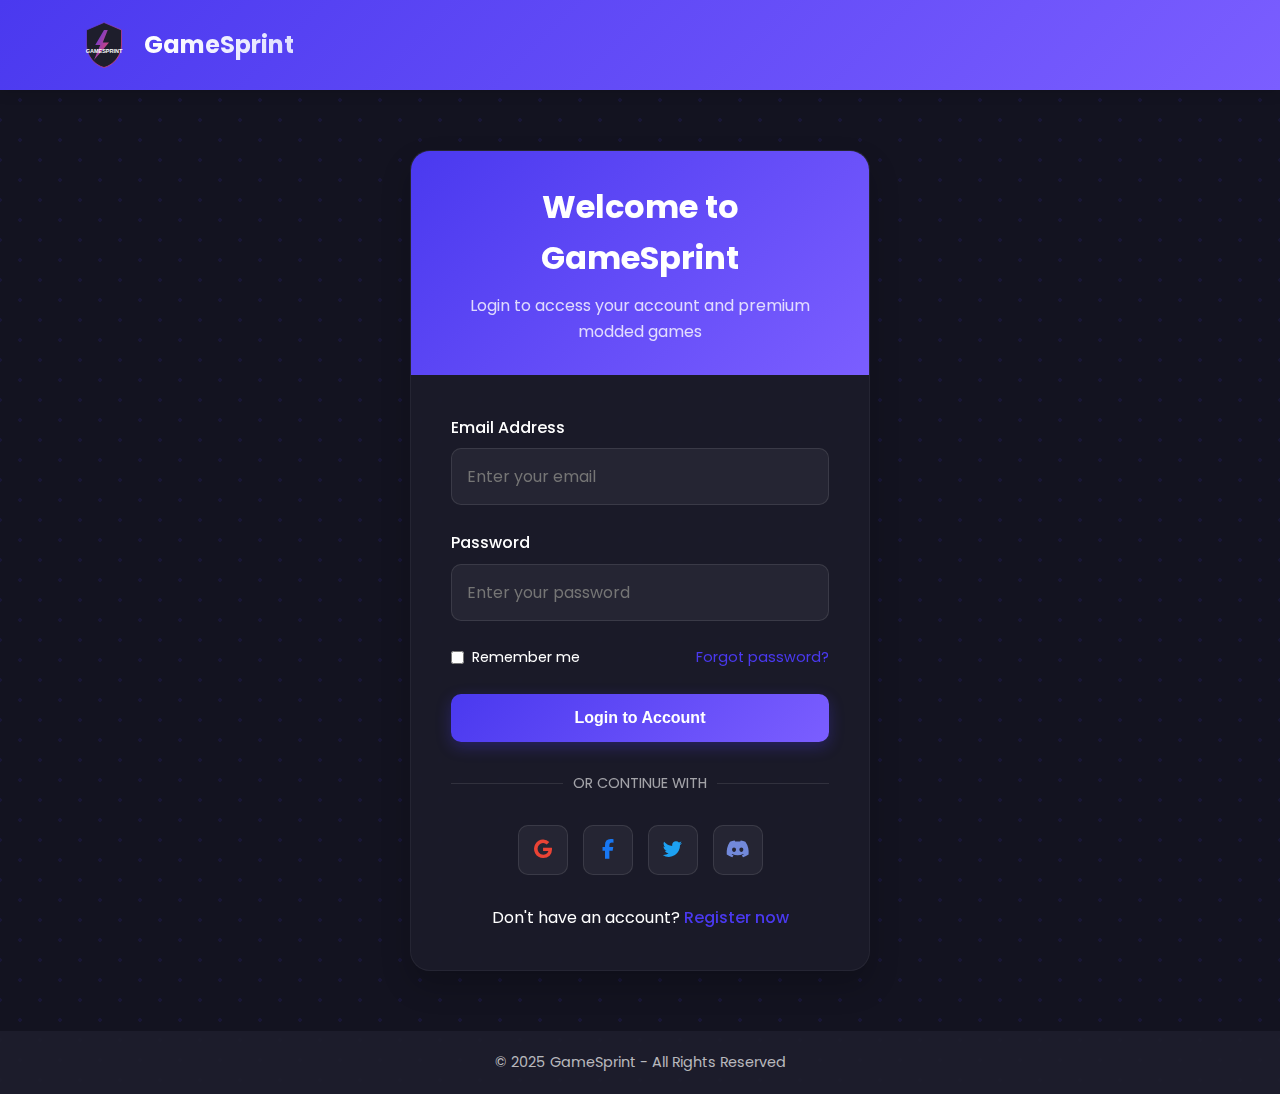
<file: login.html>
<!DOCTYPE html>
<html lang="en">
<head>
    <meta charset="UTF-8">
    <meta name="viewport" content="width=device-width, initial-scale=1.0">
    <title>Login - GameSprint</title>
    <meta name="description" content="Login to your GameSprint account to download premium modded games and track your favorites">
    <link rel="icon" href="assets/images/favicon.svg" type="image/svg+xml">
    <link rel="apple-touch-icon" href="assets/images/favicon.svg">

    <!-- Fonts and Icons -->
    <link href="https://fonts.googleapis.com/css2?family=Poppins:wght@400;500;600;700;800&display=swap" rel="stylesheet">
    <link rel="stylesheet" href="https://cdnjs.cloudflare.com/ajax/libs/font-awesome/6.4.2/css/all.min.css">

    <style>
        :root {
            --primary: #4a39ef;
            --secondary: #7b5eff;
            --accent: #ff4757;
            --dark: #1e1e2c;
            --light: #f8f9fa;
            --text-light: #ffffff;
            --text-dark: #333333;
            --gradient: linear-gradient(135deg, var(--primary), var(--secondary));
            --transition: all 0.3s ease;
        }

        * {
            margin: 0;
            padding: 0;
            box-sizing: border-box;
        }

        body {
            font-family: 'Poppins', sans-serif;
            background-color: #131320;
            color: var(--text-light);
            line-height: 1.6;
            min-height: 100vh;
            display: flex;
            flex-direction: column;
            background-image:
                radial-gradient(rgba(74, 57, 239, 0.1) 2px, transparent 2px),
                radial-gradient(rgba(74, 57, 239, 0.1) 2px, transparent 2px);
            background-size: 40px 40px;
            background-position: 0 0, 20px 20px;
        }

        .container {
            width: 90%;
            max-width: 1200px;
            margin: 0 auto;
            padding: 0 15px;
        }

        /* Header */
        header {
            background: var(--gradient);
            padding: 20px 0;
            box-shadow: 0 4px 12px rgba(0, 0, 0, 0.1);
        }

        .header-content {
            display: flex;
            justify-content: space-between;
            align-items: center;
        }

        .logo {
            display: flex;
            align-items: center;
        }

        .logo a {
            display: flex;
            align-items: center;
            text-decoration: none;
        }

        .logo img {
            height: 50px;
            margin-right: 15px;
            border-radius: 10px;
        }

        .logo-text {
            font-size: 24px;
            font-weight: 700;
            background: linear-gradient(to right, #fff, #e0e0ff);
            -webkit-background-clip: text;
            background-clip: text;
            color: transparent;
        }

        /* Login Container */
        .auth-container {
            display: flex;
            justify-content: center;
            align-items: center;
            flex: 1;
            padding: 60px 20px;
        }

        .auth-card {
            background: rgba(30, 30, 44, 0.7);
            border-radius: 20px;
            box-shadow: 0 15px 30px rgba(0, 0, 0, 0.2);
            overflow: hidden;
            width: 100%;
            max-width: 460px;
            border: 1px solid rgba(255, 255, 255, 0.05);
            backdrop-filter: blur(5px);
        }

        .auth-header {
            background: var(--gradient);
            padding: 30px 40px;
            text-align: center;
        }

        .auth-header h1 {
            font-size: 2rem;
            margin-bottom: 10px;
            color: white;
        }

        .auth-header p {
            color: rgba(255, 255, 255, 0.8);
            font-size: 1rem;
        }

        .auth-body {
            padding: 40px;
        }

        .form-group {
            margin-bottom: 25px;
        }

        .form-group label {
            display: block;
            margin-bottom: 8px;
            font-weight: 500;
        }

        .form-group input {
            width: 100%;
            padding: 15px;
            border-radius: 10px;
            border: 1px solid rgba(255, 255, 255, 0.1);
            background: rgba(255, 255, 255, 0.05);
            color: white;
            font-family: 'Poppins', sans-serif;
            font-size: 1rem;
            transition: var(--transition);
        }

        .form-group input:focus {
            outline: none;
            border-color: var(--primary);
            box-shadow: 0 0 0 2px rgba(74, 57, 239, 0.2);
        }

        .remember-forgot {
            display: flex;
            justify-content: space-between;
            align-items: center;
            margin-bottom: 25px;
            font-size: 0.9rem;
        }

        .remember-me {
            display: flex;
            align-items: center;
        }

        .remember-me input {
            margin-right: 8px;
            accent-color: var(--primary);
        }

        .forgot-password {
            color: var(--primary);
            text-decoration: none;
            transition: var(--transition);
        }

        .forgot-password:hover {
            color: var(--accent);
            text-decoration: underline;
        }

        .auth-btn {
            width: 100%;
            padding: 15px;
            border: none;
            border-radius: 10px;
            background: var(--gradient);
            color: white;
            font-size: 1rem;
            font-weight: 600;
            cursor: pointer;
            transition: var(--transition);
            box-shadow: 0 5px 15px rgba(74, 57, 239, 0.3);
            position: relative;
            overflow: hidden;
            z-index: 1;
        }

        .auth-btn::before {
            content: '';
            position: absolute;
            top: 0;
            left: 0;
            width: 0;
            height: 100%;
            background: linear-gradient(to right, var(--secondary), var(--primary));
            transition: var(--transition);
            z-index: -1;
        }

        .auth-btn:hover {
            transform: translateY(-3px);
            box-shadow: 0 8px 25px rgba(74, 57, 239, 0.4);
        }

        .auth-btn:hover::before {
            width: 100%;
        }

        .divider {
            display: flex;
            align-items: center;
            margin: 30px 0;
            color: rgba(255, 255, 255, 0.6);
        }

        .divider::before,
        .divider::after {
            content: "";
            flex: 1;
            height: 1px;
            background: rgba(255, 255, 255, 0.1);
        }

        .divider span {
            padding: 0 10px;
            font-size: 0.9rem;
        }

        .social-auth {
            display: flex;
            justify-content: center;
            gap: 15px;
            margin-bottom: 30px;
        }

        .social-btn {
            display: flex;
            align-items: center;
            justify-content: center;
            width: 50px;
            height: 50px;
            border-radius: 10px;
            background: rgba(255, 255, 255, 0.05);
            color: white;
            border: 1px solid rgba(255, 255, 255, 0.1);
            font-size: 1.2rem;
            transition: var(--transition);
        }

        .social-btn:hover {
            transform: translateY(-3px);
            background: rgba(255, 255, 255, 0.1);
        }

        .social-btn.google {
            color: #ea4335;
        }

        .social-btn.facebook {
            color: #1877f2;
        }

        .social-btn.twitter {
            color: #1da1f2;
        }

        .social-btn.discord {
            color: #7289da;
        }

        .register-link {
            text-align: center;
            margin-top: 20px;
        }

        .register-link a {
            color: var(--primary);
            text-decoration: none;
            font-weight: 500;
            transition: var(--transition);
        }

        .register-link a:hover {
            color: var(--accent);
            text-decoration: underline;
        }

        .notification {
            position: fixed;
            bottom: 20px;
            right: 20px;
            padding: 15px 25px;
            border-radius: 10px;
            background: var(--primary);
            color: white;
            box-shadow: 0 5px 15px rgba(0, 0, 0, 0.2);
            transform: translateX(150%);
            transition: transform 0.3s;
            z-index: 1000;
        }

        .notification.show {
            transform: translateX(0);
        }

        /* Footer */
        footer {
            background: rgba(30, 30, 44, 0.9);
            padding: 20px 0;
            text-align: center;
            margin-top: auto;
        }

        .copyright {
            color: rgba(255, 255, 255, 0.7);
            font-size: 0.9rem;
        }

        /* Responsive Design */
        @media (max-width: 576px) {
            .auth-header {
                padding: 20px;
            }

            .auth-body {
                padding: 20px;
            }

            .remember-forgot {
                flex-direction: column;
                gap: 15px;
                align-items: flex-start;
            }

            .auth-header h1 {
                font-size: 1.8rem;
            }
        }
    </style>
</head>
<body>
    <!-- Header -->
    <header>
        <div class="container">
            <div class="header-content">
                <div class="logo">
                    <a href="home.html">
                        <img src="assets/images/gamesprint-logo.svg" alt="GameSprint Logo">
                        <div class="logo-text">GameSprint</div>
                    </a>
                </div>
            </div>
        </div>
    </header>

    <!-- Login Container -->
    <div class="auth-container">
        <div class="auth-card">
            <div class="auth-header">
                <h1>Welcome to GameSprint</h1>
                <p>Login to access your account and premium modded games</p>
            </div>
            <div class="auth-body">
                <form id="loginForm">
                    <div class="form-group">
                        <label for="email">Email Address</label>
                        <input type="email" id="email" placeholder="Enter your email" required>
                    </div>
                    <div class="form-group">
                        <label for="password">Password</label>
                        <input type="password" id="password" placeholder="Enter your password" required>
                    </div>
                    <div class="remember-forgot">
                        <div class="remember-me">
                            <input type="checkbox" id="remember">
                            <label for="remember">Remember me</label>
                        </div>
                        <a href="forgot-password.html" class="forgot-password">Forgot password?</a>
                    </div>
                    <button type="submit" class="auth-btn">Login to Account</button>
                </form>

                <div class="divider">
                    <span>OR CONTINUE WITH</span>
                </div>

                <div class="social-auth">
                    <button class="social-btn google" onclick="socialLogin('google')">
                        <i class="fab fa-google"></i>
                    </button>
                    <button class="social-btn facebook" onclick="socialLogin('facebook')">
                        <i class="fab fa-facebook-f"></i>
                    </button>
                    <button class="social-btn twitter" onclick="socialLogin('twitter')">
                        <i class="fab fa-twitter"></i>
                    </button>
                    <button class="social-btn discord" onclick="socialLogin('discord')">
                        <i class="fab fa-discord"></i>
                    </button>
                </div>

                <div class="register-link">
                    Don't have an account? <a href="register.html">Register now</a>
                </div>
            </div>
        </div>
    </div>

    <!-- Notification -->
    <div id="notification" class="notification">
        Login successful! Redirecting...
    </div>

    <!-- Footer -->
    <footer>
        <div class="container">
            <p class="copyright">© 2025 GameSprint - All Rights Reserved</p>
        </div>
    </footer>

    <script>
        // Login form submission
        document.getElementById('loginForm').addEventListener('submit', function(e) {
            e.preventDefault();

            // Get form values
            const email = document.getElementById('email').value;
            const password = document.getElementById('password').value;
            const remember = document.getElementById('remember').checked;

            // In a real app, this would be a fetch request to an authentication API
            // For this demo, we'll simulate a login with mock data

            // Simple validation
            if (email && password) {
                // Simulate successful login
                const user = {
                    id: "user_" + Math.random().toString(36).substr(2, 9),
                    email: email,
                    username: email.split('@')[0], // Extract username from email
                    premium: false
                };

                // Save user data in localStorage
                localStorage.setItem('currentUser', JSON.stringify(user));

                // Show success notification
                const notification = document.getElementById('notification');
                notification.classList.add('show');

                // Redirect after a delay
                setTimeout(() => {
                    // Redirect to previous page or homepage
                    const referrer = document.referrer;
                    if (referrer && !referrer.includes('login.html') && !referrer.includes('register.html')) {
                        window.location.href = referrer;
                    } else {
                        window.location.href = 'index.html';
                    }
                }, 2000);
            }
        });

        // Social login function
        function socialLogin(provider) {
            // In a real app, this would integrate with OAuth providers
            // For this demo, we'll simulate a login with mock data

            let username;
            switch(provider) {
                case 'google':
                    username = 'google_user';
                    break;
                case 'facebook':
                    username = 'facebook_user';
                    break;
                case 'twitter':
                    username = 'twitter_user';
                    break;
                case 'discord':
                    username = 'discord_user';
                    break;
                default:
                    username = 'social_user';
            }

            // Create mock user
            const user = {
                id: "social_" + Math.random().toString(36).substr(2, 9),
                email: username + '@example.com',
                username: username,
                premium: false,
                provider: provider
            };

            // Save user data in localStorage
            localStorage.setItem('currentUser', JSON.stringify(user));

            // Show success notification
            const notification = document.getElementById('notification');
            notification.textContent = `Logged in with ${provider}! Redirecting...`;
            notification.classList.add('show');

            // Redirect after a delay
            setTimeout(() => {
                // Redirect to previous page or homepage
                const referrer = document.referrer;
                if (referrer && !referrer.includes('login.html') && !referrer.includes('register.html')) {
                    window.location.href = referrer;
                } else {
                    window.location.href = 'index.html';
                }
            }, 2000);
        }
    </script>
</body>
</html>
</file>
<file: assets/css/rtl.css>
/* RTL Support for Arabic language */
[dir="rtl"] {
    text-align: right;
}

[dir="rtl"] * {
    font-family: 'Tajawal', 'Poppins', sans-serif;
}

/* Header adjustments */
[dir="rtl"] .logo img {
    margin-right: 0;
    margin-left: 15px;
}

[dir="rtl"] .language-selector {
    padding: 8px 15px 8px 30px;
}

[dir="rtl"] .language-selector-container::after {
    right: auto;
    left: 12px;
}

/* Navigation adjustments */
[dir="rtl"] .header-links a {
    margin-right: 0;
    margin-left: 15px;
}

/* Feature list adjustments */
[dir="rtl"] .feature-list li {
    padding-left: 0;
    padding-right: 25px;
}

[dir="rtl"] .feature-list li::before {
    left: auto;
    right: 0;
}

/* Search bar adjustments */
[dir="rtl"] .search-bar input {
    padding-right: 15px;
    padding-left: 40px;
}

[dir="rtl"] .search-bar button {
    right: auto;
    left: 10px;
}

/* Game cards adjustments */
[dir="rtl"] .game-info {
    text-align: right;
}

[dir="rtl"] .game-features li {
    padding-left: 0;
    padding-right: 25px;
}

[dir="rtl"] .game-features li::before {
    left: auto;
    right: 0;
}

/* Footer adjustments */
[dir="rtl"] .footer-links {
    flex-direction: row-reverse;
}

/* Game detail page */
[dir="rtl"] .feature-icon {
    margin-right: 0;
    margin-left: 15px;
}

/* Form elements */
[dir="rtl"] .form-group label {
    text-align: right;
}

/* Buttons */
[dir="rtl"] .download-btn i,
[dir="rtl"] .card-btn i {
    margin-right: 0;
    margin-left: 10px;
}

/* Animations */
[dir="rtl"] .feature-card:hover .feature-icon {
    transform: rotateY(-180deg);
}

/* Mobile adjustments */
@media (max-width: 768px) {
    [dir="rtl"] .header-content {
        flex-direction: column;
    }
}
</file>
<file: assets/css/mobile-rtl.css>
/* Mobile Responsiveness with RTL Support */

/* Base mobile adjustments */
@media (max-width: 768px) {
    /* Language selector */
    .language-selector-container {
        margin-top: 15px;
    }

    /* Hero section */
    .hero h1 {
        font-size: 2.2rem;
    }

    [dir="rtl"] .hero h1,
    [dir="rtl"] .hero p {
        text-align: right;
    }

    /* Game cards in mobile */
    .card {
        width: 100%;
        max-width: 350px;
        margin: 0 auto;
    }

    /* Mobile search improvements */
    .search-bar-wrap {
        flex-direction: column;
        align-items: center;
    }

    .search-input,
    .category-select {
        width: 100%;
        max-width: 320px;
        margin-bottom: 10px;
    }

    /* Header adjustments */
    .header-content {
        flex-direction: column;
        gap: 15px;
    }

    .header-right {
        width: 100%;
        display: flex;
        flex-wrap: wrap;
        justify-content: center;
        gap: 10px;
    }

    /* RTL-specific mobile fixes */
    [dir="rtl"] .card {
        text-align: right;
    }

    [dir="rtl"] .game-features li {
        text-align: right;
    }
}

/* Small mobile devices */
@media (max-width: 480px) {
    .hero h1 {
        font-size: 1.8rem;
    }

    .hero p {
        font-size: 0.95rem;
    }

    /* Language selector placement */
    .language-selector-container {
        width: 100%;
        display: flex;
        justify-content: center;
        margin-top: 12px;
    }

    .language-selector {
        width: 100%;
        max-width: 200px;
    }

    /* RTL in small mobile */
    [dir="rtl"] .feature-list li::before {
        right: 5px;
    }

    [dir="rtl"] .feature-list li {
        padding-right: 20px;
    }
}

/* Light and Dark mode differences in RTL */
body.dark-mode[dir="rtl"] .card {
    background-color: var(--card-bg-dark);
}
</file>
<file: assets/css/image-loading.css>
/* Image Loading Styles */

/* Image container with skeleton loader */
.image-container {
    position: relative;
    overflow: hidden;
    background: linear-gradient(110deg, #1a1a35 8%, #262646 18%, #1a1a35 33%);
    background-size: 200% 100%;
    animation: 1.5s shine linear infinite;
    border-radius: 8px;
}

.image-container.loaded {
    background: none;
    animation: none;
}

.image-container img {
    opacity: 0;
    transition: opacity 0.3s ease;
    object-fit: cover;
    width: 100%;
    height: 100%;
}

.image-container.loaded img {
    opacity: 1;
}

/* Shimmer loading animation */
@keyframes shine {
    to {
        background-position-x: -200%;
    }
}

/* Game card images */
.game-card .game-image {
    position: relative;
}

.game-card .image-container {
    height: 180px;
    width: 100%;
}

/* Hero images */
.hero-image .image-container {
    height: 100%;
    min-height: 300px;
}

/* Screenshots */
.screenshot-item .image-container {
    height: 180px;
    width: 100%;
}

/* Placeholder styling */
.placeholder-content {
    position: absolute;
    top: 0;
    left: 0;
    right: 0;
    bottom: 0;
    display: flex;
    flex-direction: column;
    justify-content: center;
    align-items: center;
    background: rgba(26, 26, 53, 0.8);
    color: white;
    text-align: center;
    padding: 20px;
    opacity: 0;
    transition: opacity 0.3s ease;
}

.image-container.error .placeholder-content {
    opacity: 1;
}

.placeholder-content .icon {
    font-size: 2rem;
    margin-bottom: 10px;
    color: var(--accent);
}

.placeholder-content .title {
    font-weight: bold;
    margin-bottom: 5px;
    font-size: 1.2rem;
    color: white;
}

.placeholder-content .message {
    font-size: 0.8rem;
    opacity: 0.8;
    max-width: 80%;
}

/* Responsive adjustments */
@media (max-width: 768px) {
    .hero-image .image-container {
        min-height: 200px;
    }

    .placeholder-content .title {
        font-size: 1rem;
    }

    .placeholder-content .message {
        font-size: 0.7rem;
    }
}
</file>
<file: assets/css/language-indicator.css>
/* Language Indicator Styles */
.language-indicator {
    position: fixed;
    bottom: 20px;
    right: 20px;
    background: rgba(74, 57, 239, 0.9);
    color: white;
    padding: 10px 15px;
    border-radius: 30px;
    box-shadow: 0 5px 15px rgba(0, 0, 0, 0.2);
    font-size: 0.9rem;
    font-weight: 500;
    z-index: 1000;
    opacity: 0;
    transform: translateY(20px);
    transition: all 0.3s ease;
    display: flex;
    align-items: center;
    gap: 8px;
}

.language-indicator.show {
    opacity: 1;
    transform: translateY(0);
}

.language-indicator::before {
    content: "";
    display: inline-block;
    width: 10px;
    height: 10px;
    border-radius: 50%;
    background: #4cd137;
    margin-right: 5px;
}

/* RTL support */
[dir="rtl"] .language-indicator {
    right: auto;
    left: 20px;
}

[dir="rtl"] .language-indicator::before {
    margin-right: 0;
    margin-left: 5px;
}

/* Language-specific indicators */
.language-indicator.en::after {
    content: "EN";
}

.language-indicator.ar::after {
    content: "AR";
}

.language-indicator.fr::after {
    content: "FR";
}

.language-indicator.es::after {
    content: "ES";
}

.language-indicator.de::after {
    content: "DE";
}

.language-indicator.it::after {
    content: "IT";
}

/* Mobile responsive adjustments */
@media (max-width: 768px) {
    .language-indicator {
        bottom: 10px;
        right: 10px;
        padding: 8px 12px;
        font-size: 0.8rem;
    }
}
</file>
<file: assets/css/theme-switcher.css>
/* Theme Switcher Styles */

/* Theme toggle button */
.theme-toggle {
    position: fixed;
    bottom: 20px;
    right: 80px; /* Position to the right of language indicator */
    width: 50px;
    height: 50px;
    border-radius: 50%;
    background: var(--primary);
    display: flex;
    align-items: center;
    justify-content: center;
    color: white;
    cursor: pointer;
    z-index: 1000;
    box-shadow: 0 5px 15px rgba(0, 0, 0, 0.2);
    border: none;
    transition: all 0.3s ease;
}

.theme-toggle:hover {
    transform: translateY(-5px);
    box-shadow: 0 8px 20px rgba(0, 0, 0, 0.3);
}

/* RTL positioning */
[dir="rtl"] .theme-toggle {
    right: auto;
    left: 80px;
}

/* Icon styling */
.theme-toggle .icon {
    font-size: 1.5rem;
    transition: transform 0.5s ease;
}

.theme-toggle:hover .icon {
    transform: rotate(30deg);
}

/* Light and Dark theme variables */
:root {
    /* Dark theme (default) */
    --bg-primary: #0a0a23;
    --bg-secondary: #1a1a35;
    --text-primary: #ffffff;
    --text-secondary: rgba(255, 255, 255, 0.7);
    --card-bg: rgba(255, 255, 255, 0.05);
    --card-hover: rgba(255, 255, 255, 0.1);
    --border-color: rgba(255, 255, 255, 0.1);
}

/* Light theme variables */
:root.light-theme {
    --bg-primary: #f8f9fa;
    --bg-secondary: #e9ecef;
    --text-primary: #333333;
    --text-secondary: #666666;
    --card-bg: #ffffff;
    --card-hover: #f8f9fa;
    --border-color: #e5e5e5;
}

/* Theme specific styles */
body {
    background-color: var(--bg-primary);
    color: var(--text-primary);
    transition: background-color 0.3s ease, color 0.3s ease;
}

/* Card styling */
.card {
    background: var(--card-bg);
    border: 1px solid var(--border-color);
}

.card:hover {
    background: var(--card-hover);
}

.card p, .card .feature-list li {
    color: var(--text-secondary);
}

/* Light theme specific adjustments */
.light-theme .hero h1 {
    background: linear-gradient(to right, var(--primary), var(--accent));
    -webkit-background-clip: text;
    background-clip: text;
}

.light-theme .game-title {
    color: var(--primary);
}

/* Mobile responsive */
@media (max-width: 768px) {
    .theme-toggle {
        width: 40px;
        height: 40px;
        bottom: 10px;
        right: 70px;
    }

    [dir="rtl"] .theme-toggle {
        right: auto;
        left: 70px;
    }

    .theme-toggle .icon {
        font-size: 1.2rem;
    }
}
</file>
